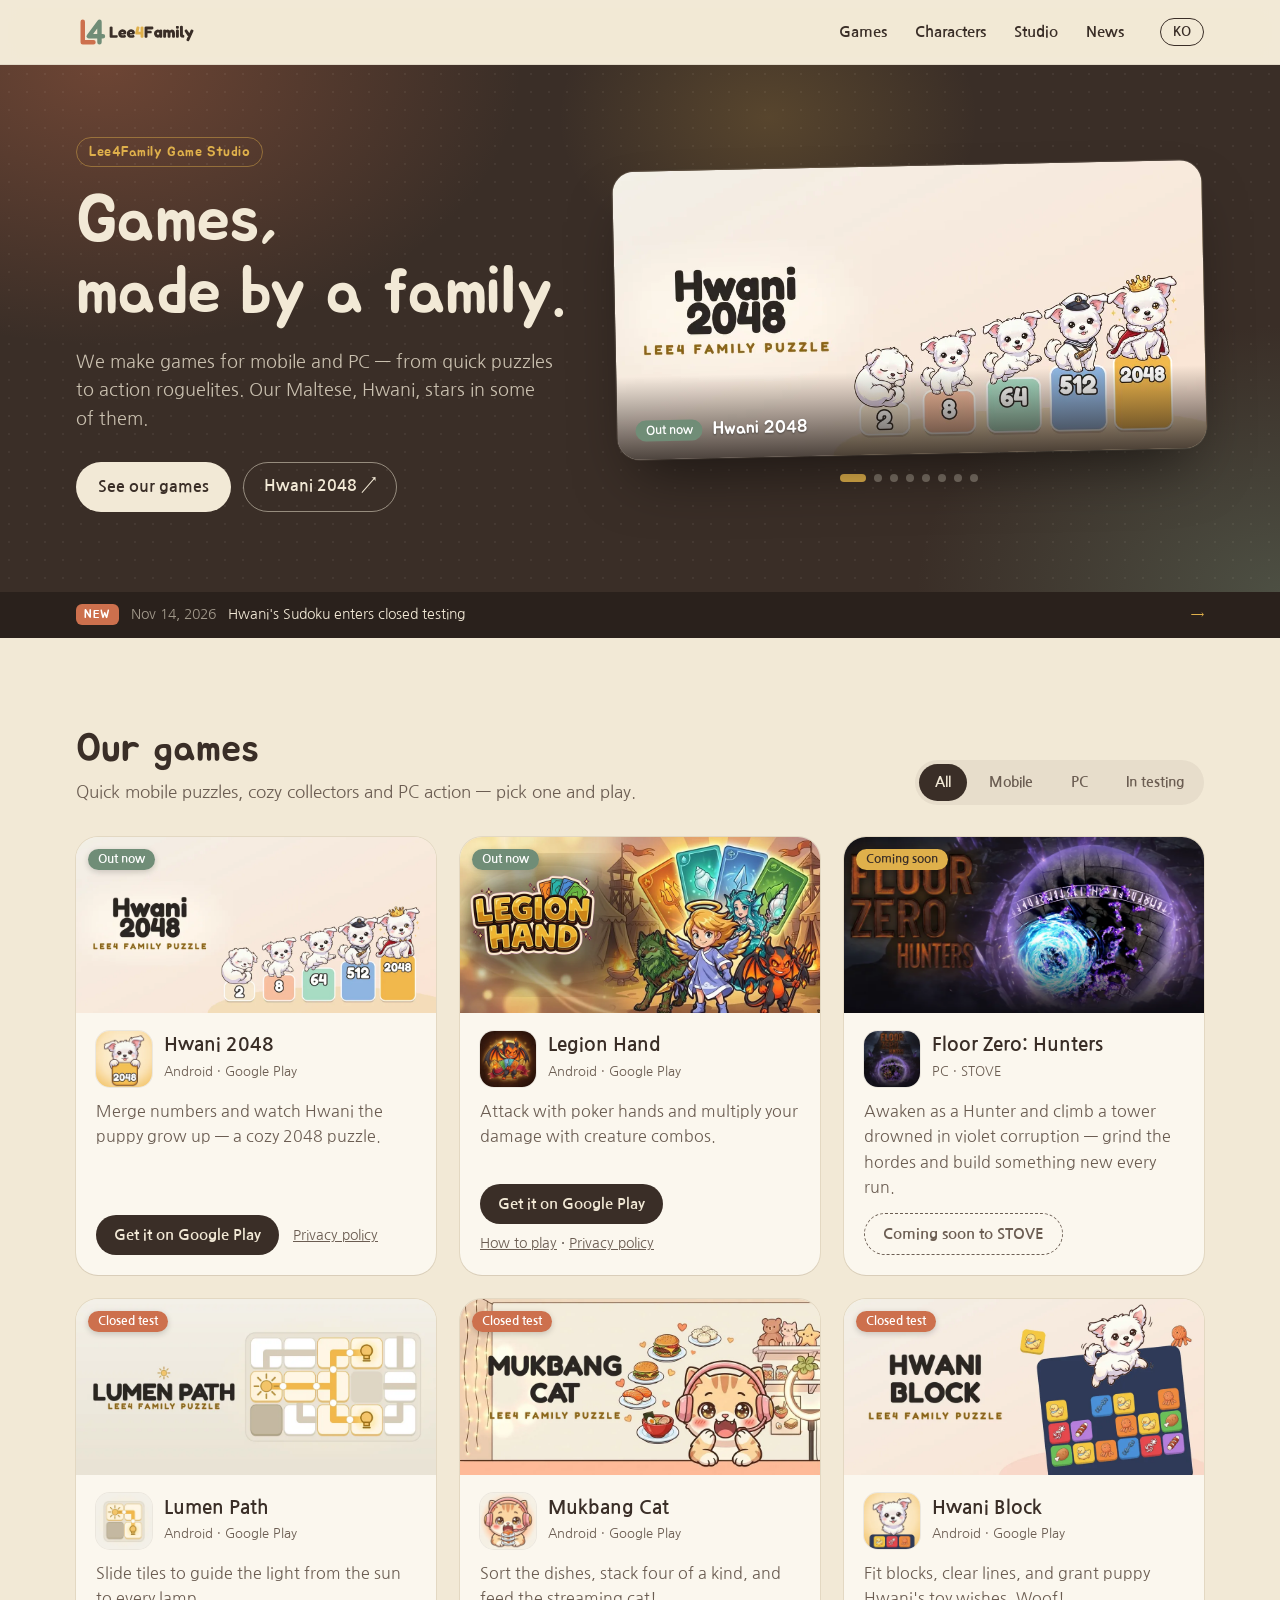
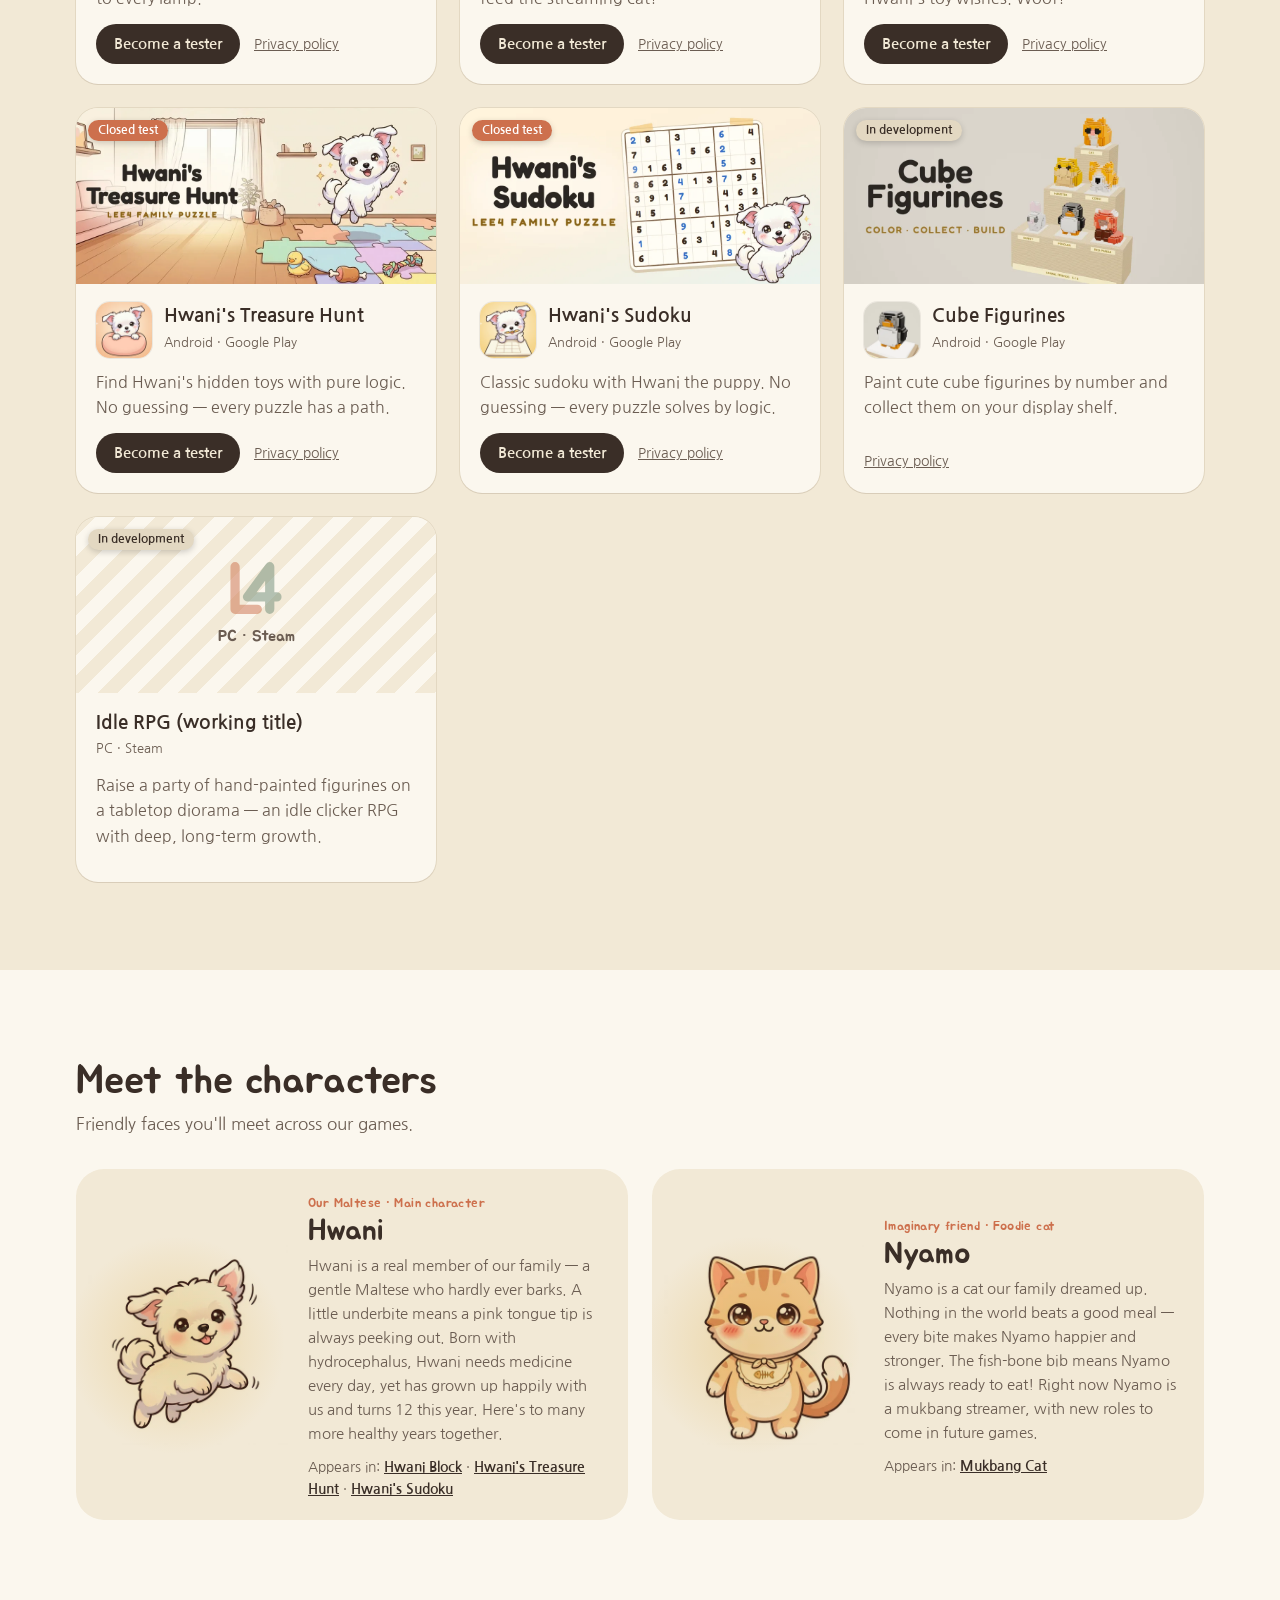
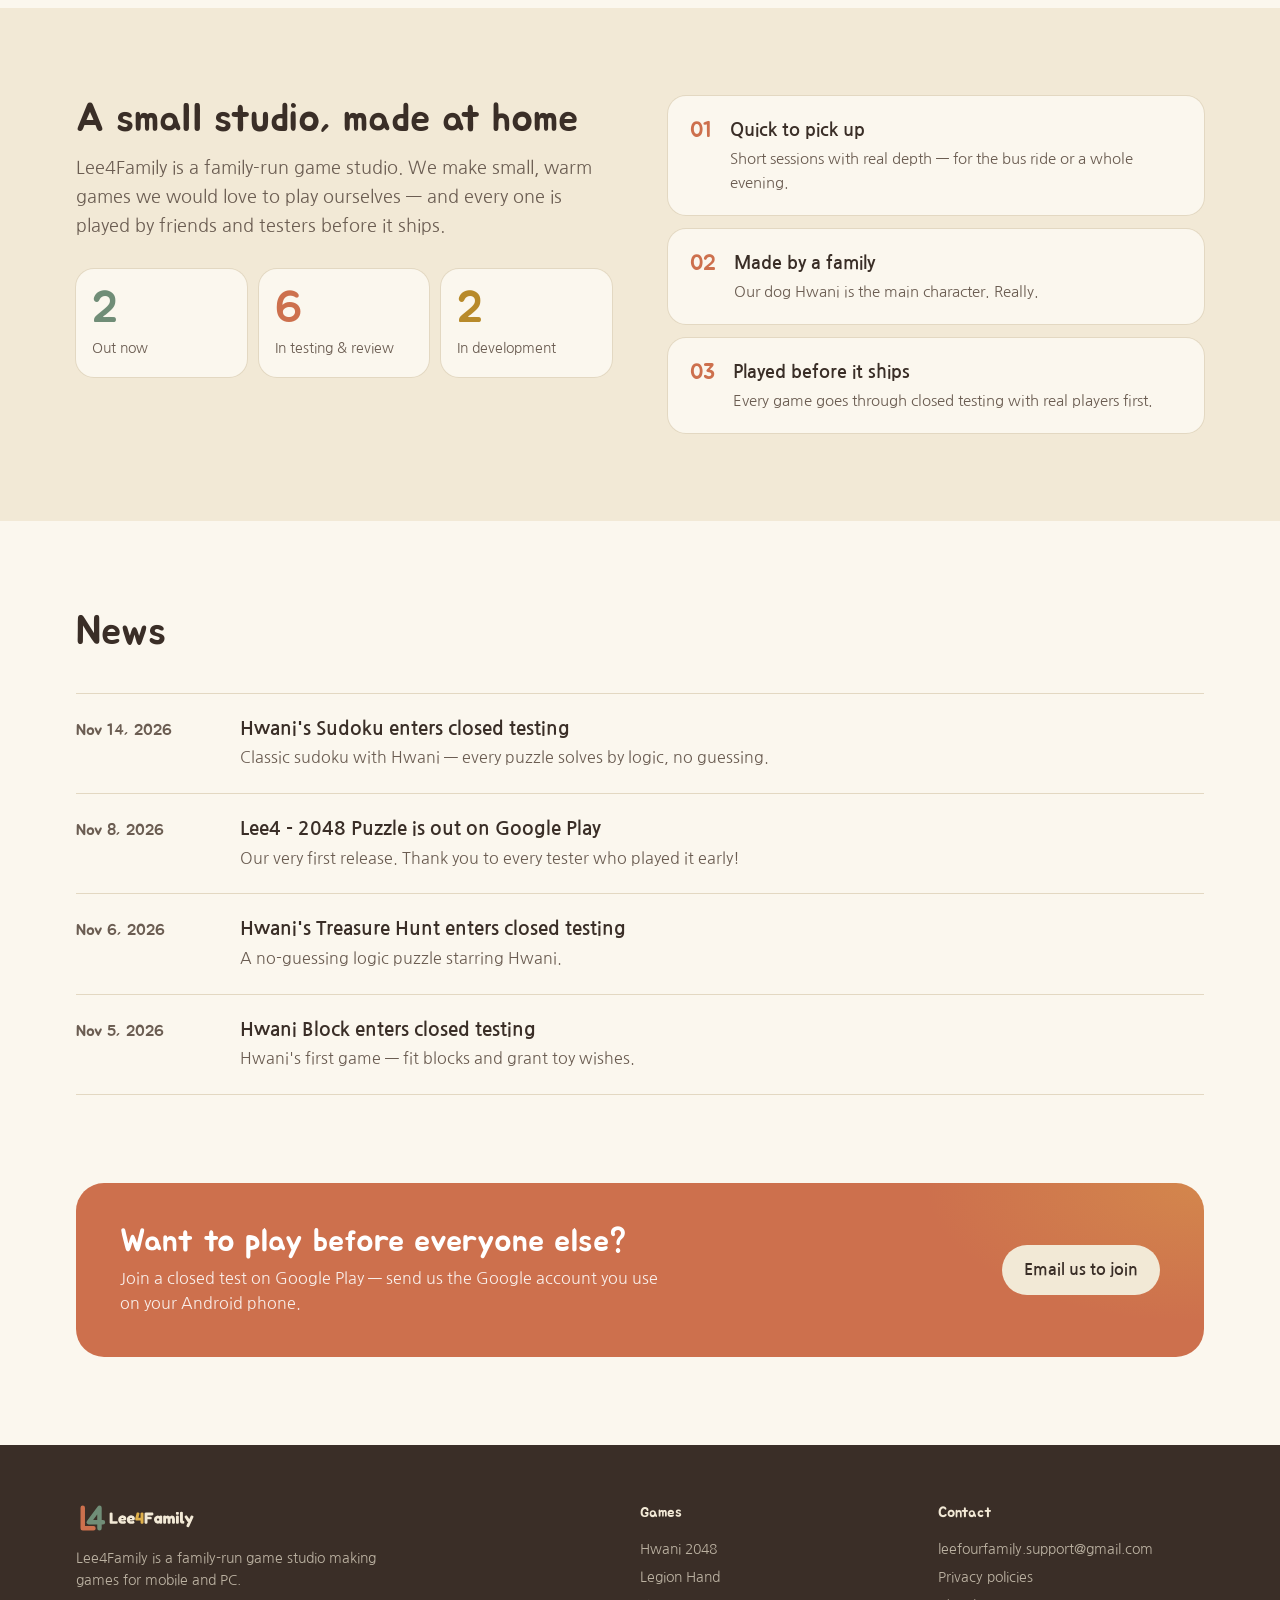
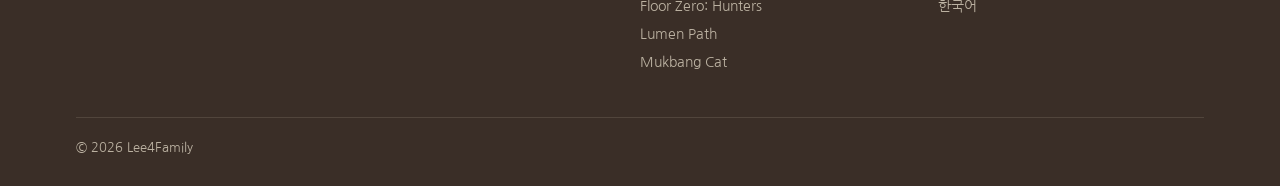
<file: index.html>
<!doctype html>
<html lang="en">
<head>
<meta charset="utf-8">
<meta name="viewport" content="width=device-width, initial-scale=1">
<title>Lee4Family — Games, made by a family</title>
<meta name="description" content="Lee4Family is a family-run game studio making games for mobile and PC.">
<meta name="theme-color" content="#3A2E27">
<link rel="canonical" href="https://lee4family.com/">
<link rel="alternate" hreflang="en" href="https://lee4family.com/">
<link rel="alternate" hreflang="ko" href="https://lee4family.com/ko/">
<link rel="alternate" hreflang="x-default" href="https://lee4family.com/">
<meta property="og:type" content="website">
<meta property="og:title" content="Lee4Family — Games, made by a family">
<meta property="og:description" content="Lee4Family is a family-run game studio making games for mobile and PC.">
<meta property="og:image" content="https://lee4family.com/assets/brand/og.png">
<meta property="og:url" content="https://lee4family.com/">
<link rel="icon" href="assets/brand/lee4family-symbol.svg" type="image/svg+xml">
<link rel="apple-touch-icon" href="assets/brand/apple-touch-icon.png">
<link rel="preconnect" href="https://fonts.googleapis.com">
<link rel="preconnect" href="https://fonts.gstatic.com" crossorigin>
<link href="https://fonts.googleapis.com/css2?family=Jua&family=Nanum+Gothic:wght@400;700;800&display=swap" rel="stylesheet">
<link rel="stylesheet" href="assets/site.css">
</head>
<body class="home">
  <header class="nav">
    <div class="wrap">
      <a href="./" class="logo"><img src="assets/brand/lee4family-horizontal.svg" alt="Lee4Family" width="150" height="36"></a>
      <nav aria-label="main"><a href="#games">Games</a><a href="#characters">Characters</a><a href="#studio">Studio</a><a href="#news">News</a></nav>
      <a class="lang" href="ko/" hreflang="ko" title="한국어">KO</a>
    </div>
  </header>

  <section class="hero">
    <div class="wrap hero-grid">
      <div class="hero-text">
        <span class="eyebrow">Lee4Family Game Studio</span>
        <h1>Games,<br>made by a family.</h1>
        <p>We make games for mobile and PC — from quick puzzles to action roguelites. Our Maltese, Hwani, stars in some of them.</p>
        <div class="hero-cta">
          <a class="btn light" href="#games">See our games</a>
          <a class="btn line" href="https://play.google.com/store/apps/details?id=com.lee4family.Lee42048&hl=en" rel="noopener">Hwani 2048 ↗</a>
        </div>
      </div>
      <div class="hero-stage">
        <div class="slides" tabindex="0">
            <a class="slide" href="#2048" aria-label="Hwani 2048">
              <img src="assets/2048/feature-en.webp" alt="" width="1024" height="500">
              <span class="cap"><span class="chip live">Out now</span><b>Hwani 2048</b></span>
            </a>
            <a class="slide" href="#legion-hand" aria-label="Legion Hand">
              <img src="assets/legion-hand/feature-en.webp" alt="" width="1024" height="500" loading="lazy">
              <span class="cap"><span class="chip live">Out now</span><b>Legion Hand</b></span>
            </a>
            <a class="slide" href="#floor-zero" aria-label="Floor Zero: Hunters">
              <img src="assets/floor-zero/feature-en.webp" alt="" width="1024" height="500" loading="lazy">
              <span class="cap"><span class="chip soon">Coming soon</span><b>Floor Zero: Hunters</b></span>
            </a>
            <a class="slide" href="#lumen-path" aria-label="Lumen Path">
              <img src="assets/lumen-path/feature-en.webp" alt="" width="1024" height="500" loading="lazy">
              <span class="cap"><span class="chip testing">Closed test</span><b>Lumen Path</b></span>
            </a>
            <a class="slide" href="#mukbang-cat" aria-label="Mukbang Cat">
              <img src="assets/mukbang-cat/feature-en.webp" alt="" width="1024" height="500" loading="lazy">
              <span class="cap"><span class="chip testing">Closed test</span><b>Mukbang Cat</b></span>
            </a>
            <a class="slide" href="#hwani-block" aria-label="Hwani Block">
              <img src="assets/hwani-block/feature-en.webp" alt="" width="1024" height="500" loading="lazy">
              <span class="cap"><span class="chip testing">Closed test</span><b>Hwani Block</b></span>
            </a>
            <a class="slide" href="#hwani-treasure-hunt" aria-label="Hwani's Treasure Hunt">
              <img src="assets/hwani-treasure-hunt/feature-en.webp" alt="" width="1024" height="500" loading="lazy">
              <span class="cap"><span class="chip testing">Closed test</span><b>Hwani's Treasure Hunt</b></span>
            </a>
            <a class="slide" href="#hwani-sudoku" aria-label="Hwani's Sudoku">
              <img src="assets/hwani-sudoku/feature-en.webp" alt="" width="1024" height="500" loading="lazy">
              <span class="cap"><span class="chip testing">Closed test</span><b>Hwani's Sudoku</b></span>
            </a>
        </div>
        <div class="dots"><button type="button" aria-label="1" aria-current="true"></button><button type="button" aria-label="2"></button><button type="button" aria-label="3"></button><button type="button" aria-label="4"></button><button type="button" aria-label="5"></button><button type="button" aria-label="6"></button><button type="button" aria-label="7"></button><button type="button" aria-label="8"></button></div>
      </div>
    </div>
  </section>

  <a class="ticker" href="#news"><span class="wrap"><span class="new">NEW</span><time datetime="2026-11-14">Nov 14, 2026</time><span class="tk">Hwani's Sudoku enters closed testing</span><span class="arrow">→</span></span></a>

  <main>
    <section id="games" class="block">
      <div class="wrap">
        <div class="block-head">
          <div><h2>Our games</h2><p class="sub">Quick mobile puzzles, cozy collectors and PC action — pick one and play.</p></div>
          <div class="tabs" role="group"><button type="button" data-f="all" aria-pressed="true">All</button><button type="button" data-f="mobile" aria-pressed="false">Mobile</button><button type="button" data-f="pc" aria-pressed="false">PC</button><button type="button" data-f="testing" aria-pressed="false">In testing</button></div>
        </div>
        <div class="games-grid">
        <article class="card" id="2048" data-platform="mobile" data-status="live">
          <div class="art"><img src="assets/2048/feature-en.webp" alt="" width="1024" height="500" loading="lazy">
            <span class="chip live">Out now</span>
          </div>
          <div class="body">
            <div class="head">
              <img class="icon" src="assets/2048/icon.webp" alt="" width="56" height="56" loading="lazy">
              <div>
                <h3>Hwani 2048</h3>
                <span class="platform">Android · Google Play</span>
              </div>
            </div>
            <p>Merge numbers and watch Hwani the puppy grow up — a cozy 2048 puzzle.</p>
            <div class="actions"><a class="btn primary" href="https://play.google.com/store/apps/details?id=com.lee4family.Lee42048&hl=en" rel="noopener">Get it on Google Play</a><span class="links"><a href="https://jeddli.github.io/lee4family-policies/2048/">Privacy policy</a></span></div>
          </div>
        </article>
        <article class="card" id="legion-hand" data-platform="mobile" data-status="live">
          <div class="art"><img src="assets/legion-hand/feature-en.webp" alt="" width="1024" height="500" loading="lazy">
            <span class="chip live">Out now</span>
          </div>
          <div class="body">
            <div class="head">
              <img class="icon" src="assets/legion-hand/icon.webp" alt="" width="56" height="56" loading="lazy">
              <div>
                <h3>Legion Hand</h3>
                <span class="platform">Android · Google Play</span>
              </div>
            </div>
            <p>Attack with poker hands and multiply your damage with creature combos.</p>
            <div class="actions"><a class="btn primary" href="https://play.google.com/store/apps/details?id=com.lee4family.jproject04&hl=en" rel="noopener">Get it on Google Play</a><span class="links"><a href="https://jeddli.github.io/lee4family-policies/legion-hand/guide/en/">How to play</a> · <a href="https://jeddli.github.io/lee4family-policies/legion-hand/">Privacy policy</a></span></div>
          </div>
        </article>
        <article class="card" id="floor-zero" data-platform="pc" data-status="soon">
          <div class="art"><img src="assets/floor-zero/feature-en.webp" alt="" width="1024" height="500" loading="lazy">
            <span class="chip soon">Coming soon</span>
          </div>
          <div class="body">
            <div class="head">
              <img class="icon" src="assets/floor-zero/icon.webp" alt="" width="56" height="56" loading="lazy">
              <div>
                <h3>Floor Zero: Hunters</h3>
                <span class="platform">PC · STOVE</span>
              </div>
            </div>
            <p>Awaken as a Hunter and climb a tower drowned in violet corruption — grind the hordes and build something new every run.</p>
            <div class="actions"><span class="btn ghost" aria-disabled="true">Coming soon to STOVE</span></div>
          </div>
        </article>
        <article class="card" id="lumen-path" data-platform="mobile" data-status="testing">
          <div class="art"><img src="assets/lumen-path/feature-en.webp" alt="" width="1024" height="500" loading="lazy">
            <span class="chip testing">Closed test</span>
          </div>
          <div class="body">
            <div class="head">
              <img class="icon" src="assets/lumen-path/icon.webp" alt="" width="56" height="56" loading="lazy">
              <div>
                <h3>Lumen Path</h3>
                <span class="platform">Android · Google Play</span>
              </div>
            </div>
            <p>Slide tiles to guide the light from the sun to every lamp.</p>
            <div class="actions"><a class="btn primary" href="mailto:leefourfamily.support@gmail.com?subject=%5BTester%5D%20Lumen%20Path&body=Hi%20Lee4Family%2C%0A%0AI'd%20like%20to%20test%20Lumen%20Path.%0AGoogle%20account%20(Android)%3A%20%0A%0A">Become a tester</a><span class="links"><a href="https://jeddli.github.io/lee4family-policies/lumen-path/">Privacy policy</a></span></div>
          </div>
        </article>
        <article class="card" id="mukbang-cat" data-platform="mobile" data-status="testing">
          <div class="art"><img src="assets/mukbang-cat/feature-en.webp" alt="" width="1024" height="500" loading="lazy">
            <span class="chip testing">Closed test</span>
          </div>
          <div class="body">
            <div class="head">
              <img class="icon" src="assets/mukbang-cat/icon.webp" alt="" width="56" height="56" loading="lazy">
              <div>
                <h3>Mukbang Cat</h3>
                <span class="platform">Android · Google Play</span>
              </div>
            </div>
            <p>Sort the dishes, stack four of a kind, and feed the streaming cat!</p>
            <div class="actions"><a class="btn primary" href="mailto:leefourfamily.support@gmail.com?subject=%5BTester%5D%20Mukbang%20Cat&body=Hi%20Lee4Family%2C%0A%0AI'd%20like%20to%20test%20Mukbang%20Cat.%0AGoogle%20account%20(Android)%3A%20%0A%0A">Become a tester</a><span class="links"><a href="https://jeddli.github.io/lee4family-policies/mukbang-cat/">Privacy policy</a></span></div>
          </div>
        </article>
        <article class="card" id="hwani-block" data-platform="mobile" data-status="testing">
          <div class="art"><img src="assets/hwani-block/feature-en.webp" alt="" width="1024" height="500" loading="lazy">
            <span class="chip testing">Closed test</span>
          </div>
          <div class="body">
            <div class="head">
              <img class="icon" src="assets/hwani-block/icon.webp" alt="" width="56" height="56" loading="lazy">
              <div>
                <h3>Hwani Block</h3>
                <span class="platform">Android · Google Play</span>
              </div>
            </div>
            <p>Fit blocks, clear lines, and grant puppy Hwani's toy wishes. Woof!</p>
            <div class="actions"><a class="btn primary" href="mailto:leefourfamily.support@gmail.com?subject=%5BTester%5D%20Hwani%20Block&body=Hi%20Lee4Family%2C%0A%0AI'd%20like%20to%20test%20Hwani%20Block.%0AGoogle%20account%20(Android)%3A%20%0A%0A">Become a tester</a><span class="links"><a href="https://jeddli.github.io/lee4family-policies/hwani-block/">Privacy policy</a></span></div>
          </div>
        </article>
        <article class="card" id="hwani-treasure-hunt" data-platform="mobile" data-status="testing">
          <div class="art"><img src="assets/hwani-treasure-hunt/feature-en.webp" alt="" width="1024" height="500" loading="lazy">
            <span class="chip testing">Closed test</span>
          </div>
          <div class="body">
            <div class="head">
              <img class="icon" src="assets/hwani-treasure-hunt/icon.webp" alt="" width="56" height="56" loading="lazy">
              <div>
                <h3>Hwani's Treasure Hunt</h3>
                <span class="platform">Android · Google Play</span>
              </div>
            </div>
            <p>Find Hwani's hidden toys with pure logic. No guessing — every puzzle has a path.</p>
            <div class="actions"><a class="btn primary" href="mailto:leefourfamily.support@gmail.com?subject=%5BTester%5D%20Hwani's%20Treasure%20Hunt&body=Hi%20Lee4Family%2C%0A%0AI'd%20like%20to%20test%20Hwani's%20Treasure%20Hunt.%0AGoogle%20account%20(Android)%3A%20%0A%0A">Become a tester</a><span class="links"><a href="https://jeddli.github.io/lee4family-policies/hwani-treasure-hunt/">Privacy policy</a></span></div>
          </div>
        </article>
        <article class="card" id="hwani-sudoku" data-platform="mobile" data-status="testing">
          <div class="art"><img src="assets/hwani-sudoku/feature-en.webp" alt="" width="1024" height="500" loading="lazy">
            <span class="chip testing">Closed test</span>
          </div>
          <div class="body">
            <div class="head">
              <img class="icon" src="assets/hwani-sudoku/icon.webp" alt="" width="56" height="56" loading="lazy">
              <div>
                <h3>Hwani's Sudoku</h3>
                <span class="platform">Android · Google Play</span>
              </div>
            </div>
            <p>Classic sudoku with Hwani the puppy. No guessing — every puzzle solves by logic.</p>
            <div class="actions"><a class="btn primary" href="mailto:leefourfamily.support@gmail.com?subject=%5BTester%5D%20Hwani's%20Sudoku&body=Hi%20Lee4Family%2C%0A%0AI'd%20like%20to%20test%20Hwani's%20Sudoku.%0AGoogle%20account%20(Android)%3A%20%0A%0A">Become a tester</a><span class="links"><a href="https://jeddli.github.io/lee4family-policies/hwani-sudoku/">Privacy policy</a></span></div>
          </div>
        </article>
        <article class="card" id="cube-figurines" data-platform="mobile" data-status="dev">
          <div class="art"><img src="assets/cube-figurines/feature-en.webp" alt="" width="1024" height="500" loading="lazy">
            <span class="chip dev">In development</span>
          </div>
          <div class="body">
            <div class="head">
              <img class="icon" src="assets/cube-figurines/icon.webp" alt="" width="56" height="56" loading="lazy">
              <div>
                <h3>Cube Figurines</h3>
                <span class="platform">Android · Google Play</span>
              </div>
            </div>
            <p>Paint cute cube figurines by number and collect them on your display shelf.</p>
            <div class="actions"><span class="links"><a href="https://jeddli.github.io/lee4family-policies/voxel-diorama/">Privacy policy</a></span></div>
          </div>
        </article>
        <article class="card" id="idle-rpg" data-platform="pc" data-status="dev">
          <div class="art"><div class="placeholder"><img src="assets/brand/lee4family-symbol.svg" alt="" width="56" height="56"><span>PC · Steam</span></div>
            <span class="chip dev">In development</span>
          </div>
          <div class="body">
            <div class="head">
              
              <div>
                <h3>Idle RPG (working title)</h3>
                <span class="platform">PC · Steam</span>
              </div>
            </div>
            <p>Raise a party of hand-painted figurines on a tabletop diorama — an idle clicker RPG with deep, long-term growth.</p>
            <div class="actions"></div>
          </div>
        </article>
        </div>
      </div>
    </section>

    <section id="characters" class="block tint">
      <div class="wrap">
        <div class="block-head"><div><h2>Meet the characters</h2><p class="sub">Friendly faces you'll meet across our games.</p></div></div>
        <div class="chars">
        <article class="char">
          <div class="char-art"><img src="assets/characters/hwani.webp" alt="Hwani" width="420" height="420" loading="lazy"></div>
          <div class="char-body">
            <span class="role">Our Maltese · Main character</span>
            <h3>Hwani</h3>
            <p>Hwani is a real member of our family — a gentle Maltese who hardly ever barks. A little underbite means a pink tongue tip is always peeking out. Born with hydrocephalus, Hwani needs medicine every day, yet has grown up happily with us and turns <span data-born="2014">12</span> this year. Here's to many more healthy years together.</p>
            <p class="appears">Appears in: <a href="#hwani-block">Hwani Block</a> · <a href="#hwani-treasure-hunt">Hwani's Treasure Hunt</a> · <a href="#hwani-sudoku">Hwani's Sudoku</a></p>
          </div>
        </article>
        <article class="char">
          <div class="char-art"><img src="assets/characters/nyamo.webp" alt="Nyamo" width="420" height="420" loading="lazy"></div>
          <div class="char-body">
            <span class="role">Imaginary friend · Foodie cat</span>
            <h3>Nyamo</h3>
            <p>Nyamo is a cat our family dreamed up. Nothing in the world beats a good meal — every bite makes Nyamo happier and stronger. The fish-bone bib means Nyamo is always ready to eat! Right now Nyamo is a mukbang streamer, with new roles to come in future games.</p>
            <p class="appears">Appears in: <a href="#mukbang-cat">Mukbang Cat</a></p>
          </div>
        </article>
        </div>
      </div>
    </section>

    <section id="studio" class="block">
      <div class="wrap studio-grid">
        <div>
          <h2>A small studio, made at home</h2>
          <p class="lead">Lee4Family is a family-run game studio. We make small, warm games we would love to play ourselves — and every one is played by friends and testers before it ships.</p>
          <div class="stats">
            <div><b>2</b><span>Out now</span></div>
            <div><b>6</b><span>In testing & review</span></div>
            <div><b>2</b><span>In development</span></div>
          </div>
        </div>
        <ul class="pillars">
          <li><span class="num">01</span><div><h3>Quick to pick up</h3><p>Short sessions with real depth — for the bus ride or a whole evening.</p></div></li>
          <li><span class="num">02</span><div><h3>Made by a family</h3><p>Our dog Hwani is the main character. Really.</p></div></li>
          <li><span class="num">03</span><div><h3>Played before it ships</h3><p>Every game goes through closed testing with real players first.</p></div></li>
        </ul>
      </div>
    </section>

    <section id="news" class="block tint">
      <div class="wrap">
        <div class="block-head"><div><h2>News</h2></div></div>
        <ul class="news">
        <li>
          <time datetime="2026-11-14">Nov 14, 2026</time>
          <div>
            <h3><a href="#hwani-sudoku">Hwani's Sudoku enters closed testing</a></h3>
            <p>Classic sudoku with Hwani — every puzzle solves by logic, no guessing.</p>
          </div>
        </li>
        <li>
          <time datetime="2026-11-08">Nov 8, 2026</time>
          <div>
            <h3><a href="#2048">Lee4 - 2048 Puzzle is out on Google Play</a></h3>
            <p>Our very first release. Thank you to every tester who played it early!</p>
          </div>
        </li>
        <li>
          <time datetime="2026-11-06">Nov 6, 2026</time>
          <div>
            <h3><a href="#hwani-treasure-hunt">Hwani's Treasure Hunt enters closed testing</a></h3>
            <p>A no-guessing logic puzzle starring Hwani.</p>
          </div>
        </li>
        <li>
          <time datetime="2026-11-05">Nov 5, 2026</time>
          <div>
            <h3><a href="#hwani-block">Hwani Block enters closed testing</a></h3>
            <p>Hwani's first game — fit blocks and grant toy wishes.</p>
          </div>
        </li>
        </ul>
      </div>
    </section>

    <section class="band">
      <div class="wrap band-inner">
        <div><h2>Want to play before everyone else?</h2><p>Join a closed test on Google Play — send us the Google account you use on your Android phone.</p></div>
        <a class="btn light" href="mailto:leefourfamily.support@gmail.com?subject=%5BTester%5D%20Lee4Family">Email us to join</a>
      </div>
    </section>
  </main>

  <footer class="site-footer">
    <div class="wrap foot-grid">
      <div>
        <img src="assets/brand/lee4family-horizontal-dark.svg" alt="Lee4Family" width="150" height="36">
        <p>Lee4Family is a family-run game studio making games for mobile and PC.</p>
      </div>
      <div>
        <h4>Games</h4>
        <a href="#2048">Hwani 2048</a><a href="#legion-hand">Legion Hand</a><a href="#floor-zero">Floor Zero: Hunters</a><a href="#lumen-path">Lumen Path</a><a href="#mukbang-cat">Mukbang Cat</a>
      </div>
      <div>
        <h4>Contact</h4>
        <a href="mailto:leefourfamily.support@gmail.com">leefourfamily.support@gmail.com</a>
        <a href="https://jeddli.github.io/lee4family-policies/">Privacy policies</a>
        <a href="ko/" hreflang="ko">한국어</a>
      </div>
    </div>
    <div class="wrap"><p class="copy">© 2026 Lee4Family</p></div>
  </footer>
<script>
(() => {
  document.querySelectorAll("[data-born]").forEach((e) => { e.textContent = new Date().getFullYear() - Number(e.dataset.born); });
  const track = document.querySelector(".slides");
  if (track) {
    const slides = [...track.children], dots = [...document.querySelectorAll(".dots button")];
    const reduce = matchMedia("(prefers-reduced-motion: reduce)").matches;
    let i = 0, timer = 0, settle = 0;
    const go = (n) => { i = (n + slides.length) % slides.length; track.scrollTo({ left: slides[i].offsetLeft, behavior: reduce ? "auto" : "smooth" }); };
    const mark = () => { i = Math.round(track.scrollLeft / track.clientWidth); dots.forEach((d, k) => d.setAttribute("aria-current", String(k === i))); };
    const restart = () => { clearInterval(timer); if (!reduce && slides.length > 1) timer = setInterval(() => go(i + 1), 5000); };
    track.addEventListener("scroll", () => { clearTimeout(settle); settle = setTimeout(mark, 80); });
    dots.forEach((d, k) => d.addEventListener("click", () => { go(k); restart(); }));
    ["pointerenter", "focusin", "touchstart"].forEach((e) => track.addEventListener(e, () => clearInterval(timer), { passive: true }));
    ["pointerleave", "focusout"].forEach((e) => track.addEventListener(e, restart));
    restart();
  }
  const tabs = document.querySelectorAll(".tabs button");
  tabs.forEach((b) => b.addEventListener("click", () => {
    tabs.forEach((x) => x.setAttribute("aria-pressed", String(x === b)));
    const f = b.dataset.f;
    document.querySelectorAll(".games-grid .card").forEach((c) => { c.hidden = !(f === "all" || c.dataset.platform === f || c.dataset.status === f); });
  }));
})();
</script>
</body>
</html>
</file>
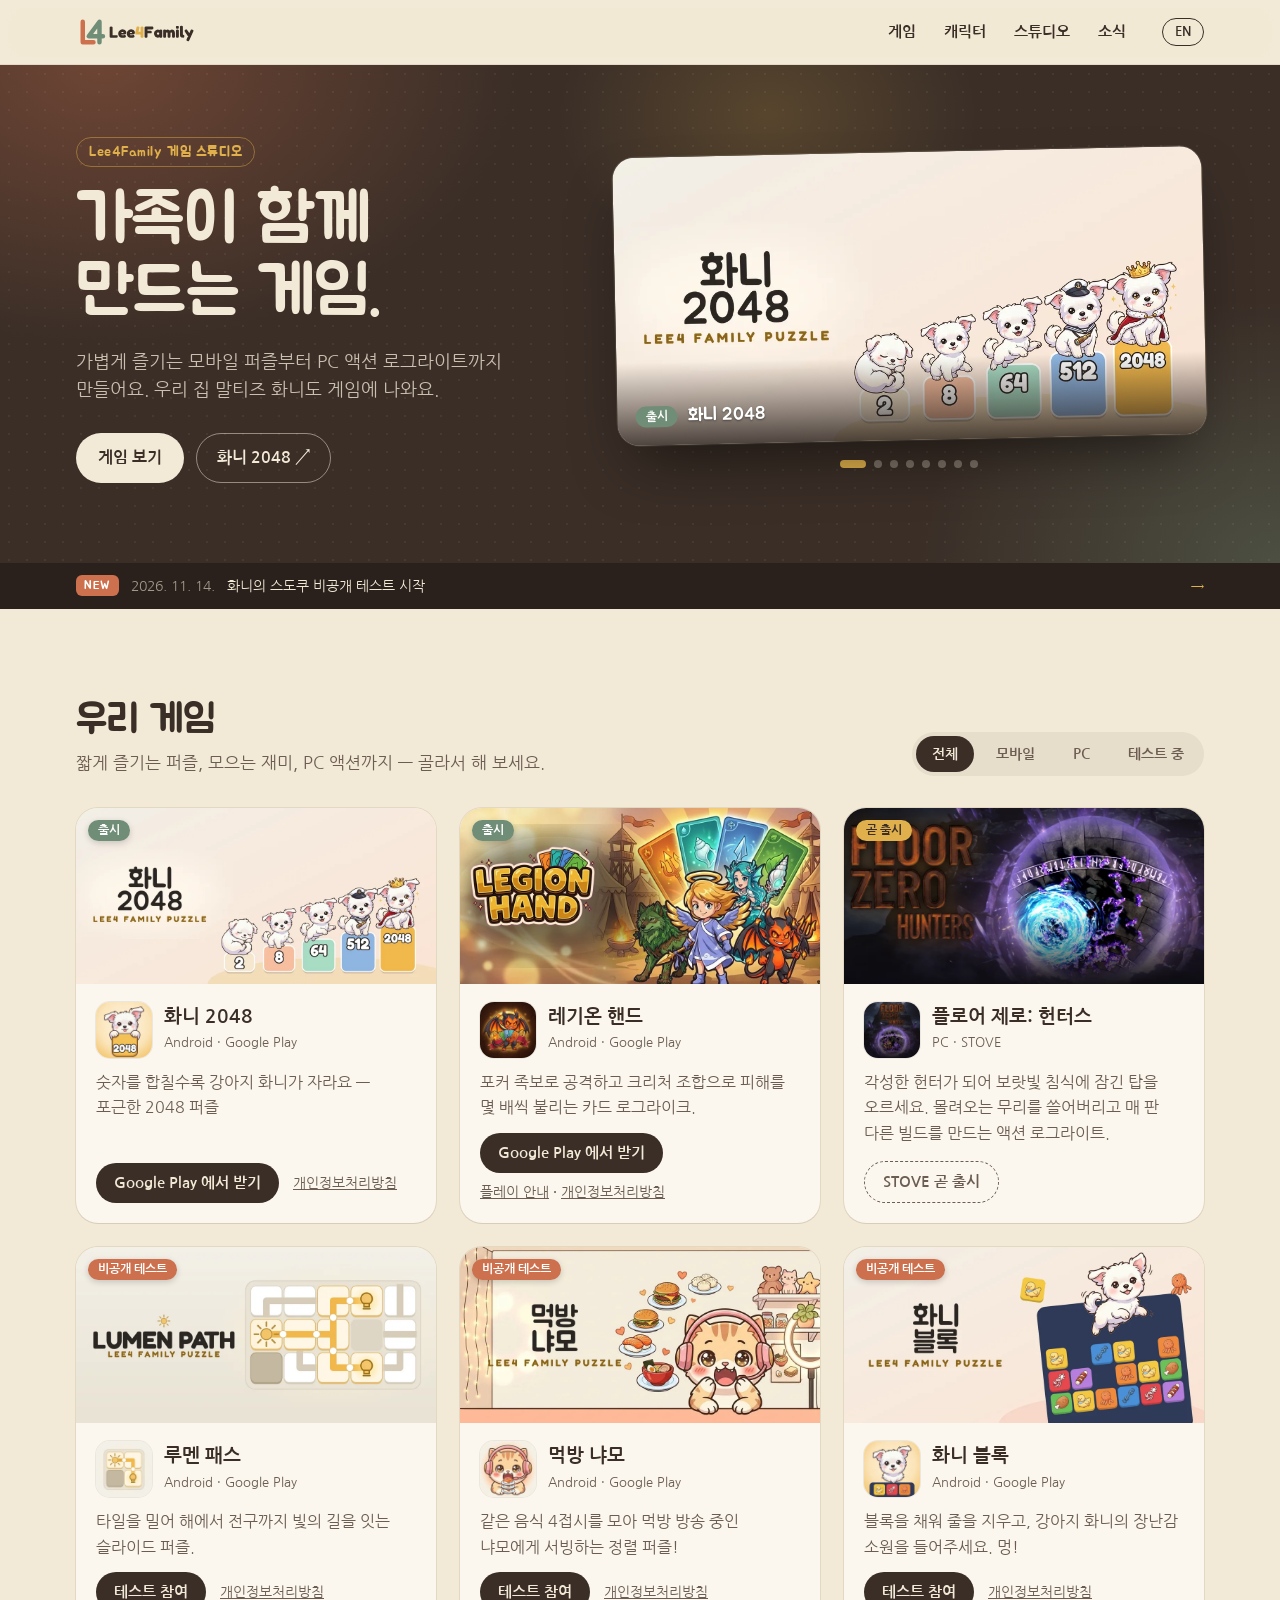
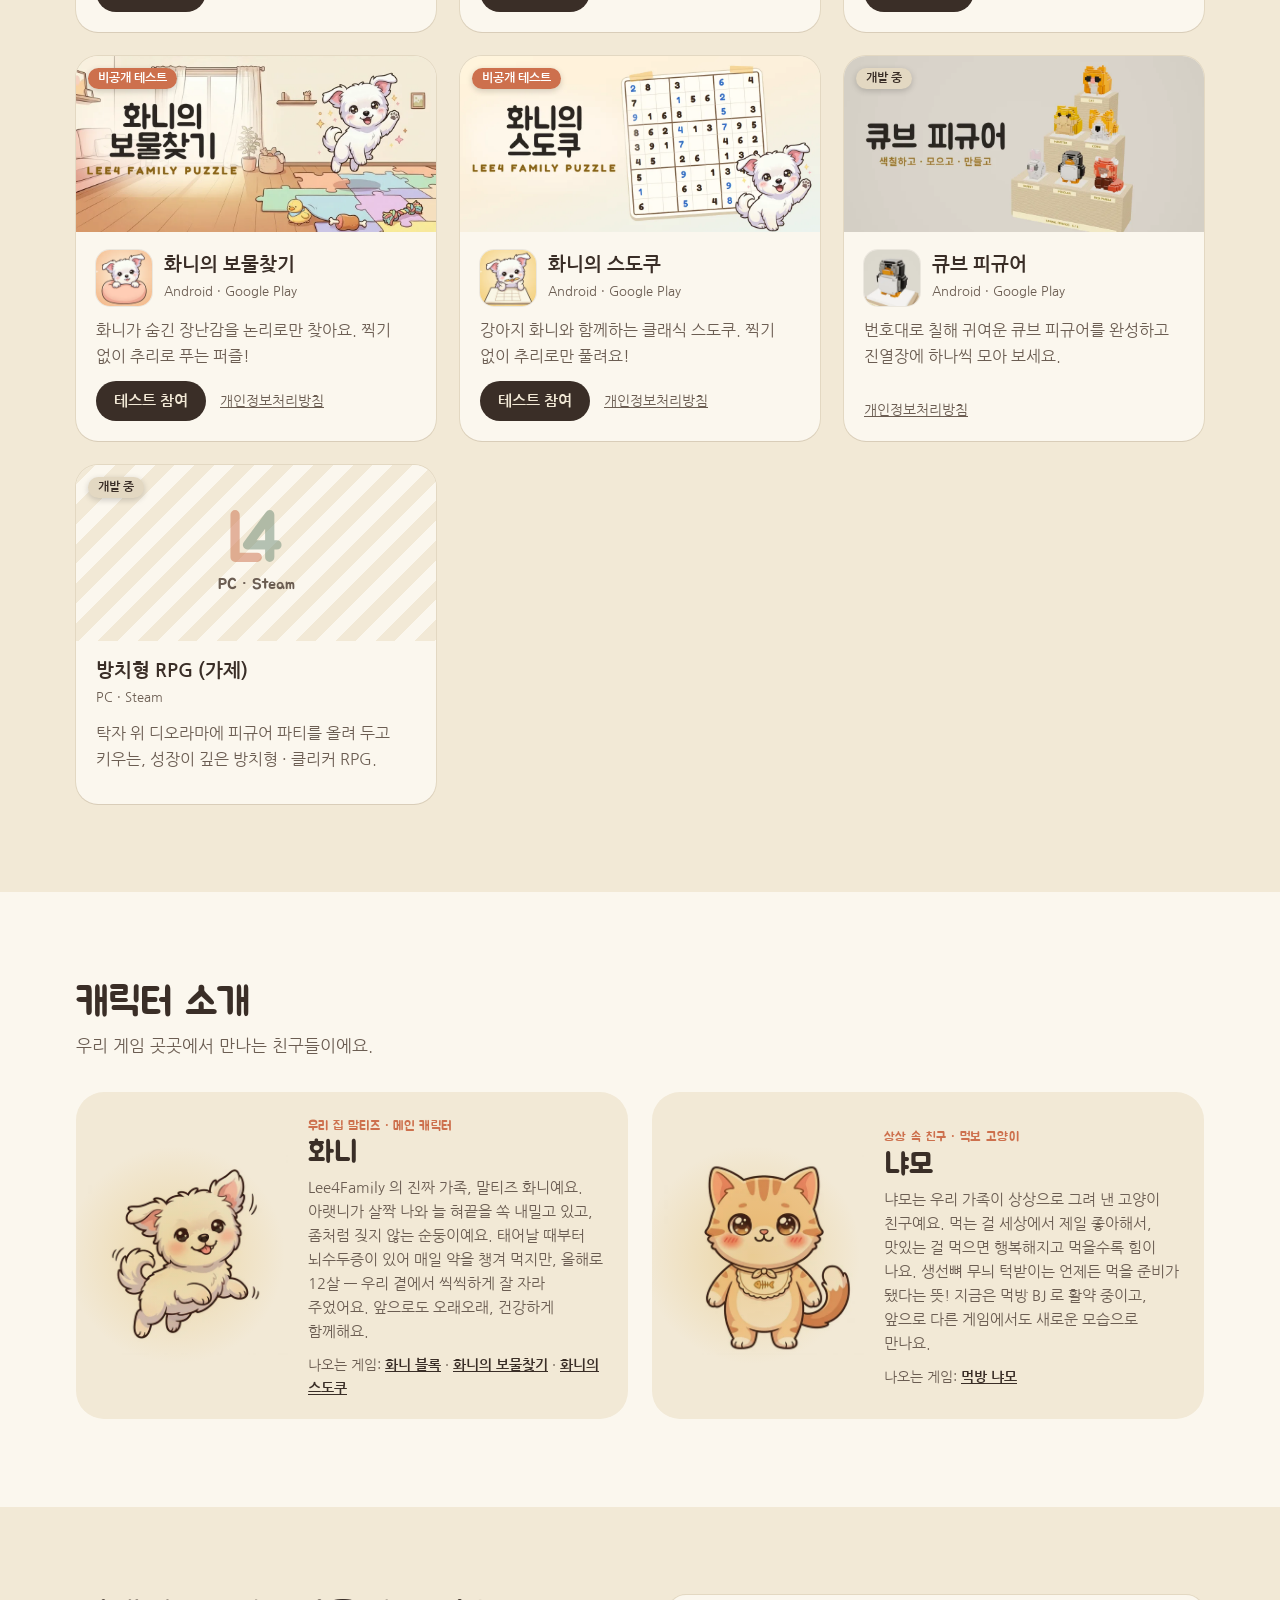
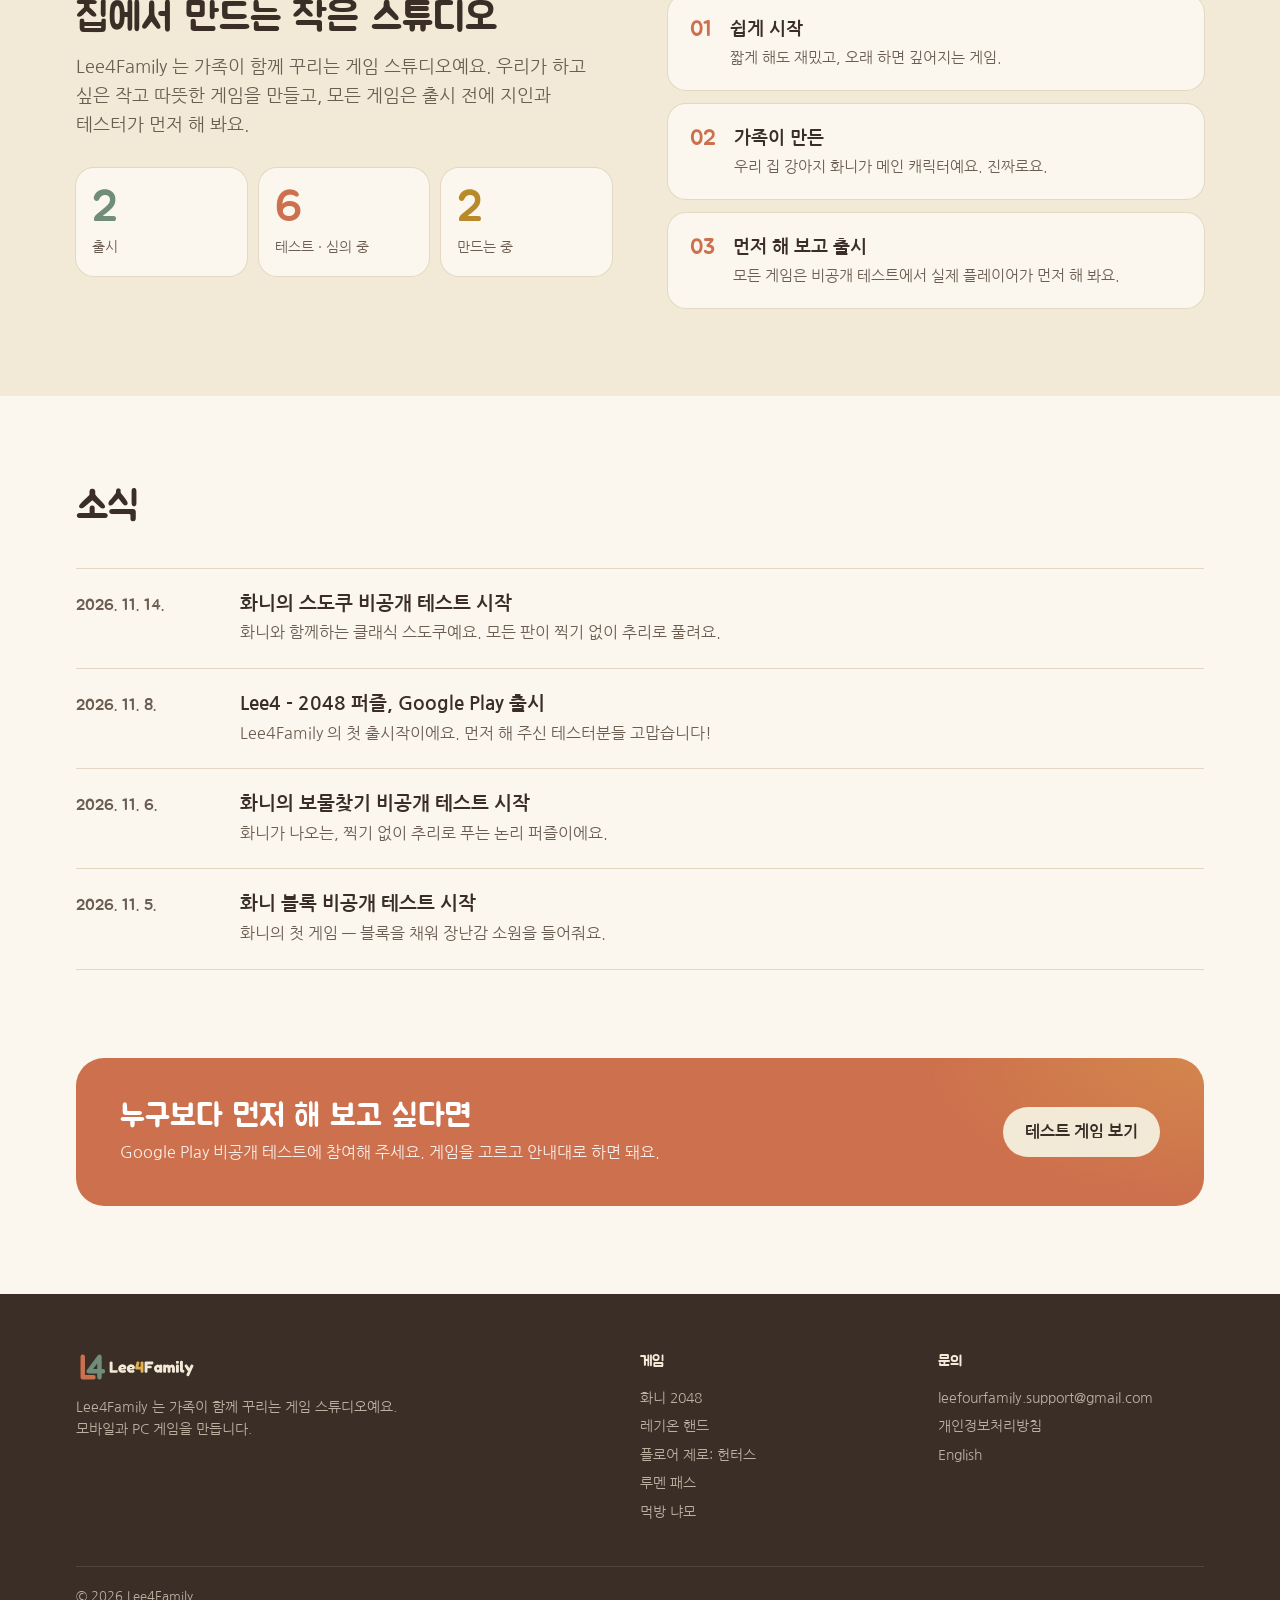
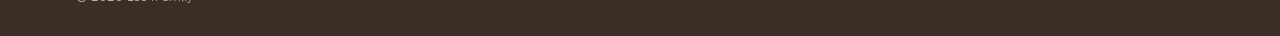
<file: ko/index.html>
<!doctype html>
<html lang="ko">
<head>
<meta charset="utf-8">
<meta name="viewport" content="width=device-width, initial-scale=1">
<title>Lee4Family — 가족이 함께 만드는 게임</title>
<meta name="description" content="Lee4Family 는 가족이 함께 꾸리는 게임 스튜디오예요. 모바일과 PC 게임을 만듭니다.">
<meta name="theme-color" content="#3A2E27">
<link rel="canonical" href="https://lee4family.com/ko/">
<link rel="alternate" hreflang="en" href="https://lee4family.com/">
<link rel="alternate" hreflang="ko" href="https://lee4family.com/ko/">
<link rel="alternate" hreflang="x-default" href="https://lee4family.com/">
<meta property="og:type" content="website">
<meta property="og:title" content="Lee4Family — 가족이 함께 만드는 게임">
<meta property="og:description" content="Lee4Family 는 가족이 함께 꾸리는 게임 스튜디오예요. 모바일과 PC 게임을 만듭니다.">
<meta property="og:image" content="https://lee4family.com/assets/brand/og.png">
<meta property="og:url" content="https://lee4family.com/ko/">
<link rel="icon" href="../assets/brand/lee4family-symbol.svg" type="image/svg+xml">
<link rel="apple-touch-icon" href="../assets/brand/apple-touch-icon.png">
<link rel="preconnect" href="https://fonts.googleapis.com">
<link rel="preconnect" href="https://fonts.gstatic.com" crossorigin>
<link href="https://fonts.googleapis.com/css2?family=Jua&family=Nanum+Gothic:wght@400;700;800&display=swap" rel="stylesheet">
<link rel="stylesheet" href="../assets/site.css">
</head>
<body class="home">
  <header class="nav">
    <div class="wrap">
      <a href="../" class="logo"><img src="../assets/brand/lee4family-horizontal.svg" alt="Lee4Family" width="150" height="36"></a>
      <nav aria-label="main"><a href="#games">게임</a><a href="#characters">캐릭터</a><a href="#studio">스튜디오</a><a href="#news">소식</a></nav>
      <a class="lang" href="../" hreflang="en" title="English">EN</a>
    </div>
  </header>

  <section class="hero">
    <div class="wrap hero-grid">
      <div class="hero-text">
        <span class="eyebrow">Lee4Family 게임 스튜디오</span>
        <h1>가족이 함께<br>만드는 게임.</h1>
        <p>가볍게 즐기는 모바일 퍼즐부터 PC 액션 로그라이트까지 만들어요. 우리 집 말티즈 화니도 게임에 나와요.</p>
        <div class="hero-cta">
          <a class="btn light" href="#games">게임 보기</a>
          <a class="btn line" href="https://play.google.com/store/apps/details?id=com.lee4family.Lee42048&hl=ko" rel="noopener">화니 2048 ↗</a>
        </div>
      </div>
      <div class="hero-stage">
        <div class="slides" tabindex="0">
            <a class="slide" href="#2048" aria-label="화니 2048">
              <img src="../assets/2048/feature-ko.webp" alt="" width="1024" height="500">
              <span class="cap"><span class="chip live">출시</span><b>화니 2048</b></span>
            </a>
            <a class="slide" href="#legion-hand" aria-label="레기온 핸드">
              <img src="../assets/legion-hand/feature-ko.webp" alt="" width="1024" height="500" loading="lazy">
              <span class="cap"><span class="chip live">출시</span><b>레기온 핸드</b></span>
            </a>
            <a class="slide" href="#floor-zero" aria-label="플로어 제로: 헌터스">
              <img src="../assets/floor-zero/feature-en.webp" alt="" width="1024" height="500" loading="lazy">
              <span class="cap"><span class="chip soon">곧 출시</span><b>플로어 제로: 헌터스</b></span>
            </a>
            <a class="slide" href="#lumen-path" aria-label="루멘 패스">
              <img src="../assets/lumen-path/feature-ko.webp" alt="" width="1024" height="500" loading="lazy">
              <span class="cap"><span class="chip testing">비공개 테스트</span><b>루멘 패스</b></span>
            </a>
            <a class="slide" href="#mukbang-cat" aria-label="먹방 냐모">
              <img src="../assets/mukbang-cat/feature-ko.webp" alt="" width="1024" height="500" loading="lazy">
              <span class="cap"><span class="chip testing">비공개 테스트</span><b>먹방 냐모</b></span>
            </a>
            <a class="slide" href="#hwani-block" aria-label="화니 블록">
              <img src="../assets/hwani-block/feature-ko.webp" alt="" width="1024" height="500" loading="lazy">
              <span class="cap"><span class="chip testing">비공개 테스트</span><b>화니 블록</b></span>
            </a>
            <a class="slide" href="#hwani-treasure-hunt" aria-label="화니의 보물찾기">
              <img src="../assets/hwani-treasure-hunt/feature-ko.webp" alt="" width="1024" height="500" loading="lazy">
              <span class="cap"><span class="chip testing">비공개 테스트</span><b>화니의 보물찾기</b></span>
            </a>
            <a class="slide" href="#hwani-sudoku" aria-label="화니의 스도쿠">
              <img src="../assets/hwani-sudoku/feature-ko.webp" alt="" width="1024" height="500" loading="lazy">
              <span class="cap"><span class="chip testing">비공개 테스트</span><b>화니의 스도쿠</b></span>
            </a>
        </div>
        <div class="dots"><button type="button" aria-label="1" aria-current="true"></button><button type="button" aria-label="2"></button><button type="button" aria-label="3"></button><button type="button" aria-label="4"></button><button type="button" aria-label="5"></button><button type="button" aria-label="6"></button><button type="button" aria-label="7"></button><button type="button" aria-label="8"></button></div>
      </div>
    </div>
  </section>

  <a class="ticker" href="#news"><span class="wrap"><span class="new">NEW</span><time datetime="2026-11-14">2026. 11. 14.</time><span class="tk">화니의 스도쿠 비공개 테스트 시작</span><span class="arrow">→</span></span></a>

  <main>
    <section id="games" class="block">
      <div class="wrap">
        <div class="block-head">
          <div><h2>우리 게임</h2><p class="sub">짧게 즐기는 퍼즐, 모으는 재미, PC 액션까지 — 골라서 해 보세요.</p></div>
          <div class="tabs" role="group"><button type="button" data-f="all" aria-pressed="true">전체</button><button type="button" data-f="mobile" aria-pressed="false">모바일</button><button type="button" data-f="pc" aria-pressed="false">PC</button><button type="button" data-f="testing" aria-pressed="false">테스트 중</button></div>
        </div>
        <div class="games-grid">
        <article class="card" id="2048" data-platform="mobile" data-status="live">
          <div class="art"><img src="../assets/2048/feature-ko.webp" alt="" width="1024" height="500" loading="lazy">
            <span class="chip live">출시</span>
          </div>
          <div class="body">
            <div class="head">
              <img class="icon" src="../assets/2048/icon.webp" alt="" width="56" height="56" loading="lazy">
              <div>
                <h3>화니 2048</h3>
                <span class="platform">Android · Google Play</span>
              </div>
            </div>
            <p>숫자를 합칠수록 강아지 화니가 자라요 — 포근한 2048 퍼즐</p>
            <div class="actions"><a class="btn primary" href="https://play.google.com/store/apps/details?id=com.lee4family.Lee42048&hl=ko" rel="noopener">Google Play 에서 받기</a><span class="links"><a href="https://jeddli.github.io/lee4family-policies/2048/">개인정보처리방침</a></span></div>
          </div>
        </article>
        <article class="card" id="legion-hand" data-platform="mobile" data-status="live">
          <div class="art"><img src="../assets/legion-hand/feature-ko.webp" alt="" width="1024" height="500" loading="lazy">
            <span class="chip live">출시</span>
          </div>
          <div class="body">
            <div class="head">
              <img class="icon" src="../assets/legion-hand/icon.webp" alt="" width="56" height="56" loading="lazy">
              <div>
                <h3>레기온 핸드</h3>
                <span class="platform">Android · Google Play</span>
              </div>
            </div>
            <p>포커 족보로 공격하고 크리처 조합으로 피해를 몇 배씩 불리는 카드 로그라이크.</p>
            <div class="actions"><a class="btn primary" href="https://play.google.com/store/apps/details?id=com.lee4family.jproject04&hl=ko" rel="noopener">Google Play 에서 받기</a><span class="links"><a href="https://jeddli.github.io/lee4family-policies/legion-hand/guide/">플레이 안내</a> · <a href="https://jeddli.github.io/lee4family-policies/legion-hand/">개인정보처리방침</a></span></div>
          </div>
        </article>
        <article class="card" id="floor-zero" data-platform="pc" data-status="soon">
          <div class="art"><img src="../assets/floor-zero/feature-en.webp" alt="" width="1024" height="500" loading="lazy">
            <span class="chip soon">곧 출시</span>
          </div>
          <div class="body">
            <div class="head">
              <img class="icon" src="../assets/floor-zero/icon.webp" alt="" width="56" height="56" loading="lazy">
              <div>
                <h3>플로어 제로: 헌터스</h3>
                <span class="platform">PC · STOVE</span>
              </div>
            </div>
            <p>각성한 헌터가 되어 보랏빛 침식에 잠긴 탑을 오르세요. 몰려오는 무리를 쓸어버리고 매 판 다른 빌드를 만드는 액션 로그라이트.</p>
            <div class="actions"><span class="btn ghost" aria-disabled="true">STOVE 곧 출시</span></div>
          </div>
        </article>
        <article class="card" id="lumen-path" data-platform="mobile" data-status="testing">
          <div class="art"><img src="../assets/lumen-path/feature-ko.webp" alt="" width="1024" height="500" loading="lazy">
            <span class="chip testing">비공개 테스트</span>
          </div>
          <div class="body">
            <div class="head">
              <img class="icon" src="../assets/lumen-path/icon.webp" alt="" width="56" height="56" loading="lazy">
              <div>
                <h3>루멘 패스</h3>
                <span class="platform">Android · Google Play</span>
              </div>
            </div>
            <p>타일을 밀어 해에서 전구까지 빛의 길을 잇는 슬라이드 퍼즐.</p>
            <div class="actions"><a class="btn primary" href="../test/lumen-path/">테스트 참여</a><span class="links"><a href="https://jeddli.github.io/lee4family-policies/lumen-path/">개인정보처리방침</a></span></div>
          </div>
        </article>
        <article class="card" id="mukbang-cat" data-platform="mobile" data-status="testing">
          <div class="art"><img src="../assets/mukbang-cat/feature-ko.webp" alt="" width="1024" height="500" loading="lazy">
            <span class="chip testing">비공개 테스트</span>
          </div>
          <div class="body">
            <div class="head">
              <img class="icon" src="../assets/mukbang-cat/icon.webp" alt="" width="56" height="56" loading="lazy">
              <div>
                <h3>먹방 냐모</h3>
                <span class="platform">Android · Google Play</span>
              </div>
            </div>
            <p>같은 음식 4접시를 모아 먹방 방송 중인 냐모에게 서빙하는 정렬 퍼즐!</p>
            <div class="actions"><a class="btn primary" href="../test/mukbang-cat/">테스트 참여</a><span class="links"><a href="https://jeddli.github.io/lee4family-policies/mukbang-cat/">개인정보처리방침</a></span></div>
          </div>
        </article>
        <article class="card" id="hwani-block" data-platform="mobile" data-status="testing">
          <div class="art"><img src="../assets/hwani-block/feature-ko.webp" alt="" width="1024" height="500" loading="lazy">
            <span class="chip testing">비공개 테스트</span>
          </div>
          <div class="body">
            <div class="head">
              <img class="icon" src="../assets/hwani-block/icon.webp" alt="" width="56" height="56" loading="lazy">
              <div>
                <h3>화니 블록</h3>
                <span class="platform">Android · Google Play</span>
              </div>
            </div>
            <p>블록을 채워 줄을 지우고, 강아지 화니의 장난감 소원을 들어주세요. 멍!</p>
            <div class="actions"><a class="btn primary" href="../test/hwani-block/">테스트 참여</a><span class="links"><a href="https://jeddli.github.io/lee4family-policies/hwani-block/">개인정보처리방침</a></span></div>
          </div>
        </article>
        <article class="card" id="hwani-treasure-hunt" data-platform="mobile" data-status="testing">
          <div class="art"><img src="../assets/hwani-treasure-hunt/feature-ko.webp" alt="" width="1024" height="500" loading="lazy">
            <span class="chip testing">비공개 테스트</span>
          </div>
          <div class="body">
            <div class="head">
              <img class="icon" src="../assets/hwani-treasure-hunt/icon.webp" alt="" width="56" height="56" loading="lazy">
              <div>
                <h3>화니의 보물찾기</h3>
                <span class="platform">Android · Google Play</span>
              </div>
            </div>
            <p>화니가 숨긴 장난감을 논리로만 찾아요. 찍기 없이 추리로 푸는 퍼즐!</p>
            <div class="actions"><a class="btn primary" href="../test/hwani-treasure-hunt/">테스트 참여</a><span class="links"><a href="https://jeddli.github.io/lee4family-policies/hwani-treasure-hunt/">개인정보처리방침</a></span></div>
          </div>
        </article>
        <article class="card" id="hwani-sudoku" data-platform="mobile" data-status="testing">
          <div class="art"><img src="../assets/hwani-sudoku/feature-ko.webp" alt="" width="1024" height="500" loading="lazy">
            <span class="chip testing">비공개 테스트</span>
          </div>
          <div class="body">
            <div class="head">
              <img class="icon" src="../assets/hwani-sudoku/icon.webp" alt="" width="56" height="56" loading="lazy">
              <div>
                <h3>화니의 스도쿠</h3>
                <span class="platform">Android · Google Play</span>
              </div>
            </div>
            <p>강아지 화니와 함께하는 클래식 스도쿠. 찍기 없이 추리로만 풀려요!</p>
            <div class="actions"><a class="btn primary" href="../test/hwani-sudoku/">테스트 참여</a><span class="links"><a href="https://jeddli.github.io/lee4family-policies/hwani-sudoku/">개인정보처리방침</a></span></div>
          </div>
        </article>
        <article class="card" id="cube-figurines" data-platform="mobile" data-status="dev">
          <div class="art"><img src="../assets/cube-figurines/feature-ko.webp" alt="" width="1024" height="500" loading="lazy">
            <span class="chip dev">개발 중</span>
          </div>
          <div class="body">
            <div class="head">
              <img class="icon" src="../assets/cube-figurines/icon.webp" alt="" width="56" height="56" loading="lazy">
              <div>
                <h3>큐브 피규어</h3>
                <span class="platform">Android · Google Play</span>
              </div>
            </div>
            <p>번호대로 칠해 귀여운 큐브 피규어를 완성하고 진열장에 하나씩 모아 보세요.</p>
            <div class="actions"><span class="links"><a href="https://jeddli.github.io/lee4family-policies/voxel-diorama/">개인정보처리방침</a></span></div>
          </div>
        </article>
        <article class="card" id="idle-rpg" data-platform="pc" data-status="dev">
          <div class="art"><div class="placeholder"><img src="../assets/brand/lee4family-symbol.svg" alt="" width="56" height="56"><span>PC · Steam</span></div>
            <span class="chip dev">개발 중</span>
          </div>
          <div class="body">
            <div class="head">
              
              <div>
                <h3>방치형 RPG (가제)</h3>
                <span class="platform">PC · Steam</span>
              </div>
            </div>
            <p>탁자 위 디오라마에 피규어 파티를 올려 두고 키우는, 성장이 깊은 방치형 · 클리커 RPG.</p>
            <div class="actions"></div>
          </div>
        </article>
        </div>
      </div>
    </section>

    <section id="characters" class="block tint">
      <div class="wrap">
        <div class="block-head"><div><h2>캐릭터 소개</h2><p class="sub">우리 게임 곳곳에서 만나는 친구들이에요.</p></div></div>
        <div class="chars">
        <article class="char">
          <div class="char-art"><img src="../assets/characters/hwani.webp" alt="화니" width="420" height="420" loading="lazy"></div>
          <div class="char-body">
            <span class="role">우리 집 말티즈 · 메인 캐릭터</span>
            <h3>화니</h3>
            <p>Lee4Family 의 진짜 가족, 말티즈 화니예요. 아랫니가 살짝 나와 늘 혀끝을 쏙 내밀고 있고, 좀처럼 짖지 않는 순둥이예요. 태어날 때부터 뇌수두증이 있어 매일 약을 챙겨 먹지만, 올해로 <span data-born="2014">12</span>살 — 우리 곁에서 씩씩하게 잘 자라 주었어요. 앞으로도 오래오래, 건강하게 함께해요.</p>
            <p class="appears">나오는 게임: <a href="#hwani-block">화니 블록</a> · <a href="#hwani-treasure-hunt">화니의 보물찾기</a> · <a href="#hwani-sudoku">화니의 스도쿠</a></p>
          </div>
        </article>
        <article class="char">
          <div class="char-art"><img src="../assets/characters/nyamo.webp" alt="냐모" width="420" height="420" loading="lazy"></div>
          <div class="char-body">
            <span class="role">상상 속 친구 · 먹보 고양이</span>
            <h3>냐모</h3>
            <p>냐모는 우리 가족이 상상으로 그려 낸 고양이 친구예요. 먹는 걸 세상에서 제일 좋아해서, 맛있는 걸 먹으면 행복해지고 먹을수록 힘이 나요. 생선뼈 무늬 턱받이는 언제든 먹을 준비가 됐다는 뜻! 지금은 먹방 BJ 로 활약 중이고, 앞으로 다른 게임에서도 새로운 모습으로 만나요.</p>
            <p class="appears">나오는 게임: <a href="#mukbang-cat">먹방 냐모</a></p>
          </div>
        </article>
        </div>
      </div>
    </section>

    <section id="studio" class="block">
      <div class="wrap studio-grid">
        <div>
          <h2>집에서 만드는 작은 스튜디오</h2>
          <p class="lead">Lee4Family 는 가족이 함께 꾸리는 게임 스튜디오예요. 우리가 하고 싶은 작고 따뜻한 게임을 만들고, 모든 게임은 출시 전에 지인과 테스터가 먼저 해 봐요.</p>
          <div class="stats">
            <div><b>2</b><span>출시</span></div>
            <div><b>6</b><span>테스트 · 심의 중</span></div>
            <div><b>2</b><span>만드는 중</span></div>
          </div>
        </div>
        <ul class="pillars">
          <li><span class="num">01</span><div><h3>쉽게 시작</h3><p>짧게 해도 재밌고, 오래 하면 깊어지는 게임.</p></div></li>
          <li><span class="num">02</span><div><h3>가족이 만든</h3><p>우리 집 강아지 화니가 메인 캐릭터예요. 진짜로요.</p></div></li>
          <li><span class="num">03</span><div><h3>먼저 해 보고 출시</h3><p>모든 게임은 비공개 테스트에서 실제 플레이어가 먼저 해 봐요.</p></div></li>
        </ul>
      </div>
    </section>

    <section id="news" class="block tint">
      <div class="wrap">
        <div class="block-head"><div><h2>소식</h2></div></div>
        <ul class="news">
        <li>
          <time datetime="2026-11-14">2026. 11. 14.</time>
          <div>
            <h3><a href="#hwani-sudoku">화니의 스도쿠 비공개 테스트 시작</a></h3>
            <p>화니와 함께하는 클래식 스도쿠예요. 모든 판이 찍기 없이 추리로 풀려요.</p>
          </div>
        </li>
        <li>
          <time datetime="2026-11-08">2026. 11. 8.</time>
          <div>
            <h3><a href="#2048">Lee4 - 2048 퍼즐, Google Play 출시</a></h3>
            <p>Lee4Family 의 첫 출시작이에요. 먼저 해 주신 테스터분들 고맙습니다!</p>
          </div>
        </li>
        <li>
          <time datetime="2026-11-06">2026. 11. 6.</time>
          <div>
            <h3><a href="#hwani-treasure-hunt">화니의 보물찾기 비공개 테스트 시작</a></h3>
            <p>화니가 나오는, 찍기 없이 추리로 푸는 논리 퍼즐이에요.</p>
          </div>
        </li>
        <li>
          <time datetime="2026-11-05">2026. 11. 5.</time>
          <div>
            <h3><a href="#hwani-block">화니 블록 비공개 테스트 시작</a></h3>
            <p>화니의 첫 게임 — 블록을 채워 장난감 소원을 들어줘요.</p>
          </div>
        </li>
        </ul>
      </div>
    </section>

    <section class="band">
      <div class="wrap band-inner">
        <div><h2>누구보다 먼저 해 보고 싶다면</h2><p>Google Play 비공개 테스트에 참여해 주세요. 게임을 고르고 안내대로 하면 돼요.</p></div>
        <a class="btn light" href="../test/">테스트 게임 보기</a>
      </div>
    </section>
  </main>

  <footer class="site-footer">
    <div class="wrap foot-grid">
      <div>
        <img src="../assets/brand/lee4family-horizontal-dark.svg" alt="Lee4Family" width="150" height="36">
        <p>Lee4Family 는 가족이 함께 꾸리는 게임 스튜디오예요. 모바일과 PC 게임을 만듭니다.</p>
      </div>
      <div>
        <h4>게임</h4>
        <a href="#2048">화니 2048</a><a href="#legion-hand">레기온 핸드</a><a href="#floor-zero">플로어 제로: 헌터스</a><a href="#lumen-path">루멘 패스</a><a href="#mukbang-cat">먹방 냐모</a>
      </div>
      <div>
        <h4>문의</h4>
        <a href="mailto:leefourfamily.support@gmail.com">leefourfamily.support@gmail.com</a>
        <a href="https://jeddli.github.io/lee4family-policies/">개인정보처리방침</a>
        <a href="../" hreflang="en">English</a>
      </div>
    </div>
    <div class="wrap"><p class="copy">© 2026 Lee4Family</p></div>
  </footer>
<script>
(() => {
  document.querySelectorAll("[data-born]").forEach((e) => { e.textContent = new Date().getFullYear() - Number(e.dataset.born); });
  const track = document.querySelector(".slides");
  if (track) {
    const slides = [...track.children], dots = [...document.querySelectorAll(".dots button")];
    const reduce = matchMedia("(prefers-reduced-motion: reduce)").matches;
    let i = 0, timer = 0, settle = 0;
    const go = (n) => { i = (n + slides.length) % slides.length; track.scrollTo({ left: slides[i].offsetLeft, behavior: reduce ? "auto" : "smooth" }); };
    const mark = () => { i = Math.round(track.scrollLeft / track.clientWidth); dots.forEach((d, k) => d.setAttribute("aria-current", String(k === i))); };
    const restart = () => { clearInterval(timer); if (!reduce && slides.length > 1) timer = setInterval(() => go(i + 1), 5000); };
    track.addEventListener("scroll", () => { clearTimeout(settle); settle = setTimeout(mark, 80); });
    dots.forEach((d, k) => d.addEventListener("click", () => { go(k); restart(); }));
    ["pointerenter", "focusin", "touchstart"].forEach((e) => track.addEventListener(e, () => clearInterval(timer), { passive: true }));
    ["pointerleave", "focusout"].forEach((e) => track.addEventListener(e, restart));
    restart();
  }
  const tabs = document.querySelectorAll(".tabs button");
  tabs.forEach((b) => b.addEventListener("click", () => {
    tabs.forEach((x) => x.setAttribute("aria-pressed", String(x === b)));
    const f = b.dataset.f;
    document.querySelectorAll(".games-grid .card").forEach((c) => { c.hidden = !(f === "all" || c.dataset.platform === f || c.dataset.status === f); });
  }));
})();
</script>
</body>
</html>
</file>
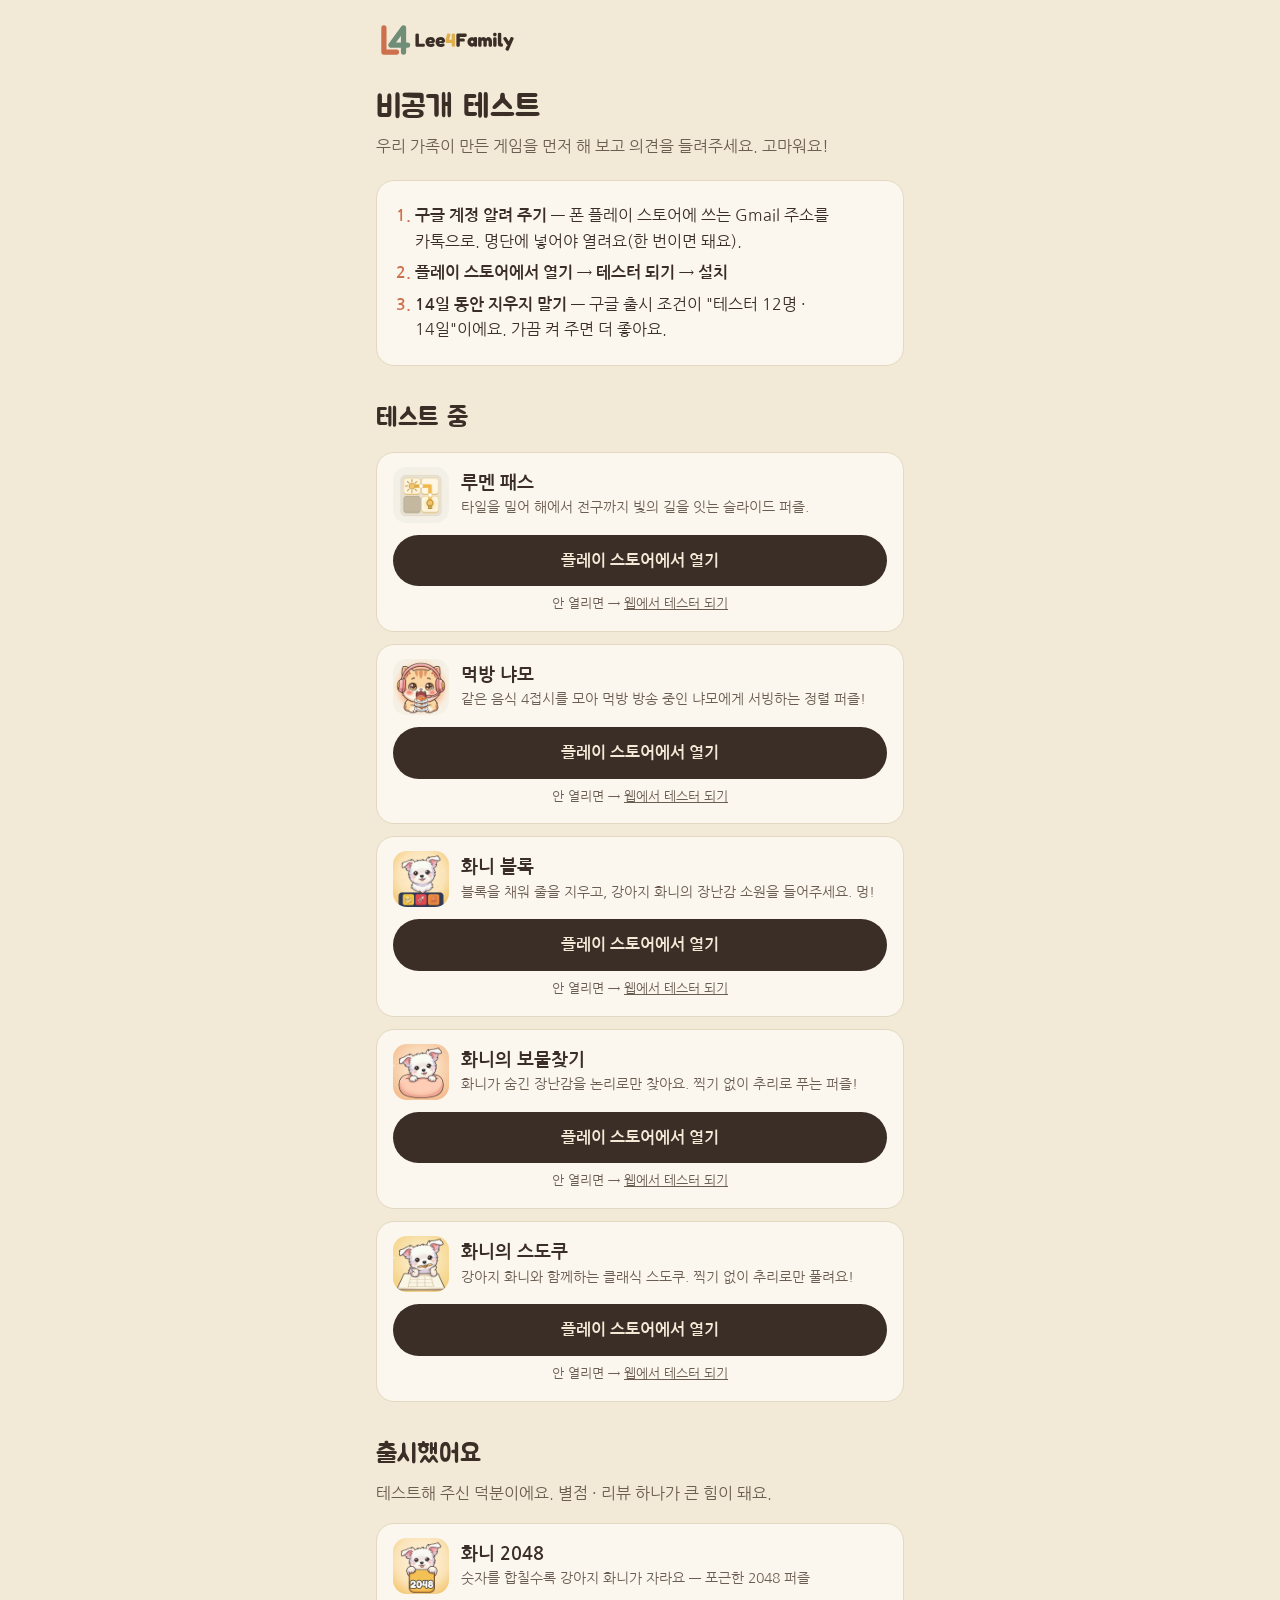
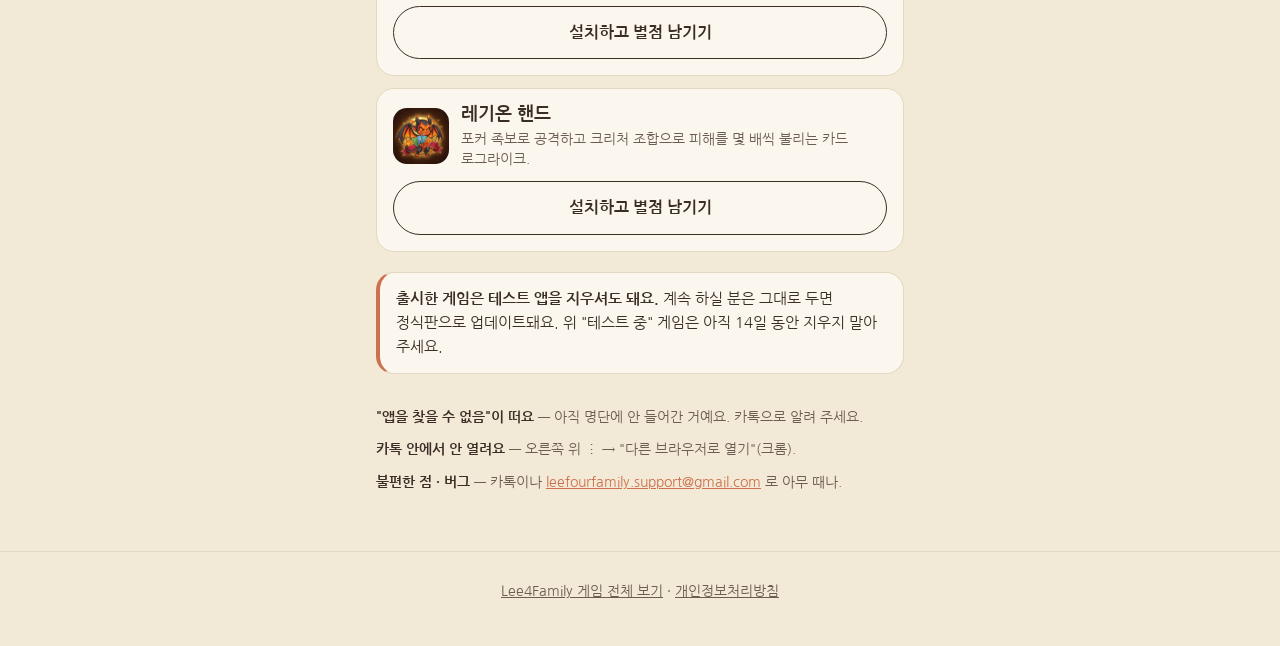
<file: test/index.html>
<!doctype html>
<html lang="ko">
<head>
<meta charset="utf-8">
<meta name="viewport" content="width=device-width, initial-scale=1">
<title>Lee4Family 비공개 테스트</title>
<meta name="robots" content="noindex">
<meta name="description" content="게임 5개 테스트 중 — 폰에서 열고 &quot;테스터 되기&quot;만 누르면 돼요.">
<meta property="og:type" content="website">
<meta property="og:title" content="Lee4Family 비공개 테스트">
<meta property="og:description" content="게임 5개 테스트 중 — 폰에서 열고 &quot;테스터 되기&quot;만 누르면 돼요.">
<meta property="og:image" content="https://lee4family.com/assets/brand/og.png">
<meta property="og:url" content="https://lee4family.com/test/">
<link rel="icon" href="../assets/brand/lee4family-symbol.svg" type="image/svg+xml">
<link rel="apple-touch-icon" href="../assets/brand/apple-touch-icon.png">
<link rel="preconnect" href="https://fonts.googleapis.com">
<link rel="preconnect" href="https://fonts.gstatic.com" crossorigin>
<link href="https://fonts.googleapis.com/css2?family=Jua&family=Nanum+Gothic:wght@400;700;800&display=swap" rel="stylesheet">
<link rel="stylesheet" href="../assets/site.css">
</head>
<body class="tl">
  <header class="top">
    <a href="../ko/" class="logo"><img src="../assets/brand/lee4family-horizontal.svg" alt="Lee4Family" height="40"></a>
  </header>
  <main>
    <h1>비공개 테스트</h1>
    <p class="lead">우리 가족이 만든 게임을 먼저 해 보고 의견을 들려주세요. 고마워요!</p>
    <ol class="steps">
      <li><b>구글 계정 알려 주기</b> — 폰 플레이 스토어에 쓰는 Gmail 주소를 카톡으로. 명단에 넣어야 열려요(한 번이면 돼요).</li>
      <li><b>플레이 스토어에서 열기</b> → <b>테스터 되기</b> → <b>설치</b></li>
      <li><b>14일 동안 지우지 말기</b> — 구글 출시 조건이 "테스터 12명 · 14일"이에요. 가끔 켜 주면 더 좋아요.</li>
    </ol>
    <h2>테스트 중</h2>
    <ul class="games">
      <li class="game" id="lumen-path">
        <div class="head"><img class="icon" src="../assets/lumen-path/icon.webp" alt="" width="56" height="56"><div><h3>루멘 패스</h3><p>타일을 밀어 해에서 전구까지 빛의 길을 잇는 슬라이드 퍼즐.</p></div></div>
        <a class="btn primary wide" href="https://play.google.com/store/apps/details?id=com.lee4family.jproject05" rel="noopener">플레이 스토어에서 열기</a>
        <p class="small">안 열리면 → <a href="https://play.google.com/apps/testing/com.lee4family.jproject05" rel="noopener">웹에서 테스터 되기</a></p>
      </li>
      <li class="game" id="mukbang-cat">
        <div class="head"><img class="icon" src="../assets/mukbang-cat/icon.webp" alt="" width="56" height="56"><div><h3>먹방 냐모</h3><p>같은 음식 4접시를 모아 먹방 방송 중인 냐모에게 서빙하는 정렬 퍼즐!</p></div></div>
        <a class="btn primary wide" href="https://play.google.com/store/apps/details?id=com.lee4family.jproject08" rel="noopener">플레이 스토어에서 열기</a>
        <p class="small">안 열리면 → <a href="https://play.google.com/apps/testing/com.lee4family.jproject08" rel="noopener">웹에서 테스터 되기</a></p>
      </li>
      <li class="game" id="hwani-block">
        <div class="head"><img class="icon" src="../assets/hwani-block/icon.webp" alt="" width="56" height="56"><div><h3>화니 블록</h3><p>블록을 채워 줄을 지우고, 강아지 화니의 장난감 소원을 들어주세요. 멍!</p></div></div>
        <a class="btn primary wide" href="https://play.google.com/store/apps/details?id=com.lee4family.jproject10" rel="noopener">플레이 스토어에서 열기</a>
        <p class="small">안 열리면 → <a href="https://play.google.com/apps/testing/com.lee4family.jproject10" rel="noopener">웹에서 테스터 되기</a></p>
      </li>
      <li class="game" id="hwani-treasure-hunt">
        <div class="head"><img class="icon" src="../assets/hwani-treasure-hunt/icon.webp" alt="" width="56" height="56"><div><h3>화니의 보물찾기</h3><p>화니가 숨긴 장난감을 논리로만 찾아요. 찍기 없이 추리로 푸는 퍼즐!</p></div></div>
        <a class="btn primary wide" href="https://play.google.com/store/apps/details?id=com.lee4family.jproject11" rel="noopener">플레이 스토어에서 열기</a>
        <p class="small">안 열리면 → <a href="https://play.google.com/apps/testing/com.lee4family.jproject11" rel="noopener">웹에서 테스터 되기</a></p>
      </li>
      <li class="game" id="hwani-sudoku">
        <div class="head"><img class="icon" src="../assets/hwani-sudoku/icon.webp" alt="" width="56" height="56"><div><h3>화니의 스도쿠</h3><p>강아지 화니와 함께하는 클래식 스도쿠. 찍기 없이 추리로만 풀려요!</p></div></div>
        <a class="btn primary wide" href="https://play.google.com/store/apps/details?id=com.lee4family.jproject14" rel="noopener">플레이 스토어에서 열기</a>
        <p class="small">안 열리면 → <a href="https://play.google.com/apps/testing/com.lee4family.jproject14" rel="noopener">웹에서 테스터 되기</a></p>
      </li>
    </ul>
    <h2>출시했어요</h2>
    <p class="sub">테스트해 주신 덕분이에요. 별점 · 리뷰 하나가 큰 힘이 돼요.</p>
    <ul class="games">
      <li class="game" id="2048">
        <div class="head"><img class="icon" src="../assets/2048/icon.webp" alt="" width="56" height="56"><div><h3>화니 2048</h3><p>숫자를 합칠수록 강아지 화니가 자라요 — 포근한 2048 퍼즐</p></div></div>
        <a class="btn wide outline" href="https://play.google.com/store/apps/details?id=com.lee4family.Lee42048" rel="noopener">설치하고 별점 남기기</a>
      </li>
      <li class="game" id="legion-hand">
        <div class="head"><img class="icon" src="../assets/legion-hand/icon.webp" alt="" width="56" height="56"><div><h3>레기온 핸드</h3><p>포커 족보로 공격하고 크리처 조합으로 피해를 몇 배씩 불리는 카드 로그라이크.</p></div></div>
        <a class="btn wide outline" href="https://play.google.com/store/apps/details?id=com.lee4family.jproject04" rel="noopener">설치하고 별점 남기기</a>
      </li>
    </ul>
    <p class="notice"><b>출시한 게임은 테스트 앱을 지우셔도 돼요.</b> 계속 하실 분은 그대로 두면 정식판으로 업데이트돼요. 위 "테스트 중" 게임은 아직 14일 동안 지우지 말아 주세요.</p>
    <div class="faq">
      <p><b>"앱을 찾을 수 없음"이 떠요</b> — 아직 명단에 안 들어간 거예요. 카톡으로 알려 주세요.</p>
      <p><b>카톡 안에서 안 열려요</b> — 오른쪽 위 ⋮ → "다른 브라우저로 열기"(크롬).</p>
      <p><b>불편한 점 · 버그</b> — 카톡이나 <a href="mailto:leefourfamily.support@gmail.com">leefourfamily.support@gmail.com</a> 로 아무 때나.</p>
    </div>
  </main>
  <footer>
    <p><a href="../ko/">Lee4Family 게임 전체 보기</a> · <a href="https://jeddli.github.io/lee4family-policies/">개인정보처리방침</a></p>
  </footer>
</body>
</html>
</file>
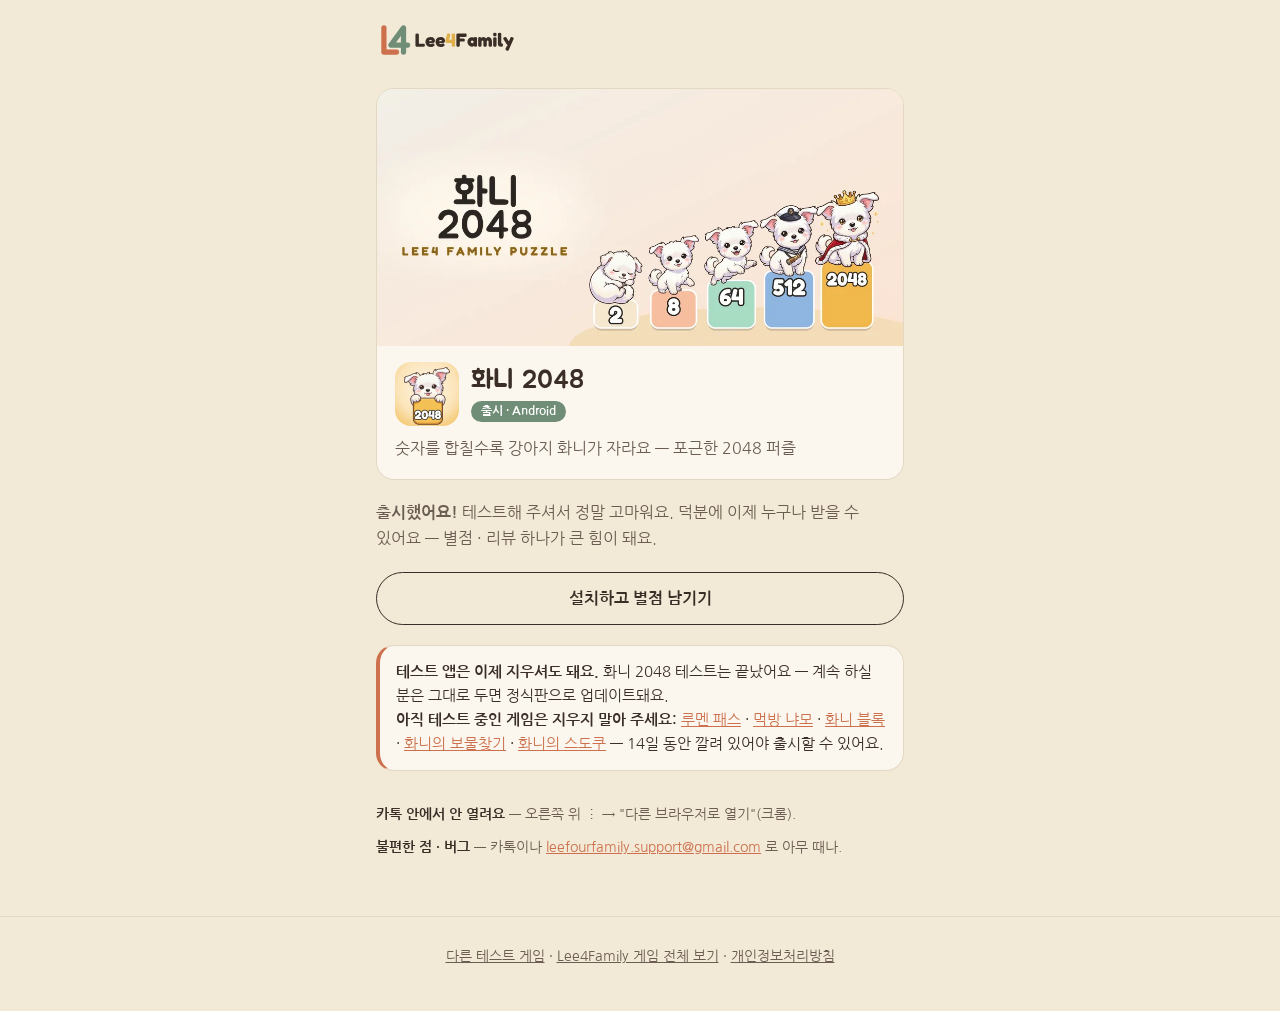
<file: test/2048/index.html>
<!doctype html>
<html lang="ko">
<head>
<meta charset="utf-8">
<meta name="viewport" content="width=device-width, initial-scale=1">
<title>화니 2048 — 출시했어요 · Lee4Family</title>
<meta name="robots" content="noindex">
<meta name="description" content="숫자를 합칠수록 강아지 화니가 자라요 — 포근한 2048 퍼즐">
<meta property="og:type" content="website">
<meta property="og:title" content="화니 2048 — 출시했어요 · Lee4Family">
<meta property="og:description" content="숫자를 합칠수록 강아지 화니가 자라요 — 포근한 2048 퍼즐">
<meta property="og:image" content="https://lee4family.com/assets/2048/feature-ko.webp">
<meta property="og:url" content="https://lee4family.com/test/2048/">
<link rel="icon" href="../../assets/brand/lee4family-symbol.svg" type="image/svg+xml">
<link rel="apple-touch-icon" href="../../assets/brand/apple-touch-icon.png">
<link rel="preconnect" href="https://fonts.googleapis.com">
<link rel="preconnect" href="https://fonts.gstatic.com" crossorigin>
<link href="https://fonts.googleapis.com/css2?family=Jua&family=Nanum+Gothic:wght@400;700;800&display=swap" rel="stylesheet">
<link rel="stylesheet" href="../../assets/site.css">
</head>
<body class="tl">
  <header class="top">
    <a href="../../ko/" class="logo"><img src="../../assets/brand/lee4family-horizontal.svg" alt="Lee4Family" height="40"></a>
  </header>
  <main>
    <article class="hero-game">
      <img class="feature" src="../../assets/2048/feature-ko.webp" alt="" width="1024" height="500">
      <div class="head">
        <img class="icon" src="../../assets/2048/icon.webp" alt="" width="64" height="64">
        <div>
          <h1>화니 2048</h1>
          <span class="chip live">출시 · Android</span>
        </div>
      </div>
      <p class="pitch">숫자를 합칠수록 강아지 화니가 자라요 — 포근한 2048 퍼즐</p>
    </article>
    <p class="lead"><b>출시했어요!</b> 테스트해 주셔서 정말 고마워요. 덕분에 이제 누구나 받을 수 있어요 — 별점 · 리뷰 하나가 큰 힘이 돼요.</p>
    <a class="btn wide outline" href="https://play.google.com/store/apps/details?id=com.lee4family.Lee42048" rel="noopener">설치하고 별점 남기기</a>
    <p class="notice"><b>테스트 앱은 이제 지우셔도 돼요.</b> 화니 2048 테스트는 끝났어요 — 계속 하실 분은 그대로 두면 정식판으로 업데이트돼요.<br><b>아직 테스트 중인 게임은 지우지 말아 주세요:</b> <a href="../../test/#lumen-path">루멘 패스</a> · <a href="../../test/#mukbang-cat">먹방 냐모</a> · <a href="../../test/#hwani-block">화니 블록</a> · <a href="../../test/#hwani-treasure-hunt">화니의 보물찾기</a> · <a href="../../test/#hwani-sudoku">화니의 스도쿠</a> — 14일 동안 깔려 있어야 출시할 수 있어요.</p>
    <div class="faq">
      
      <p><b>카톡 안에서 안 열려요</b> — 오른쪽 위 ⋮ → "다른 브라우저로 열기"(크롬).</p>
      <p><b>불편한 점 · 버그</b> — 카톡이나 <a href="mailto:leefourfamily.support@gmail.com">leefourfamily.support@gmail.com</a> 로 아무 때나.</p>
    </div>
  </main>
  <footer>
    <p><a href="../../test/">다른 테스트 게임</a> · <a href="../../ko/">Lee4Family 게임 전체 보기</a> · <a href="https://jeddli.github.io/lee4family-policies/">개인정보처리방침</a></p>
  </footer>
</body>
</html>
</file>
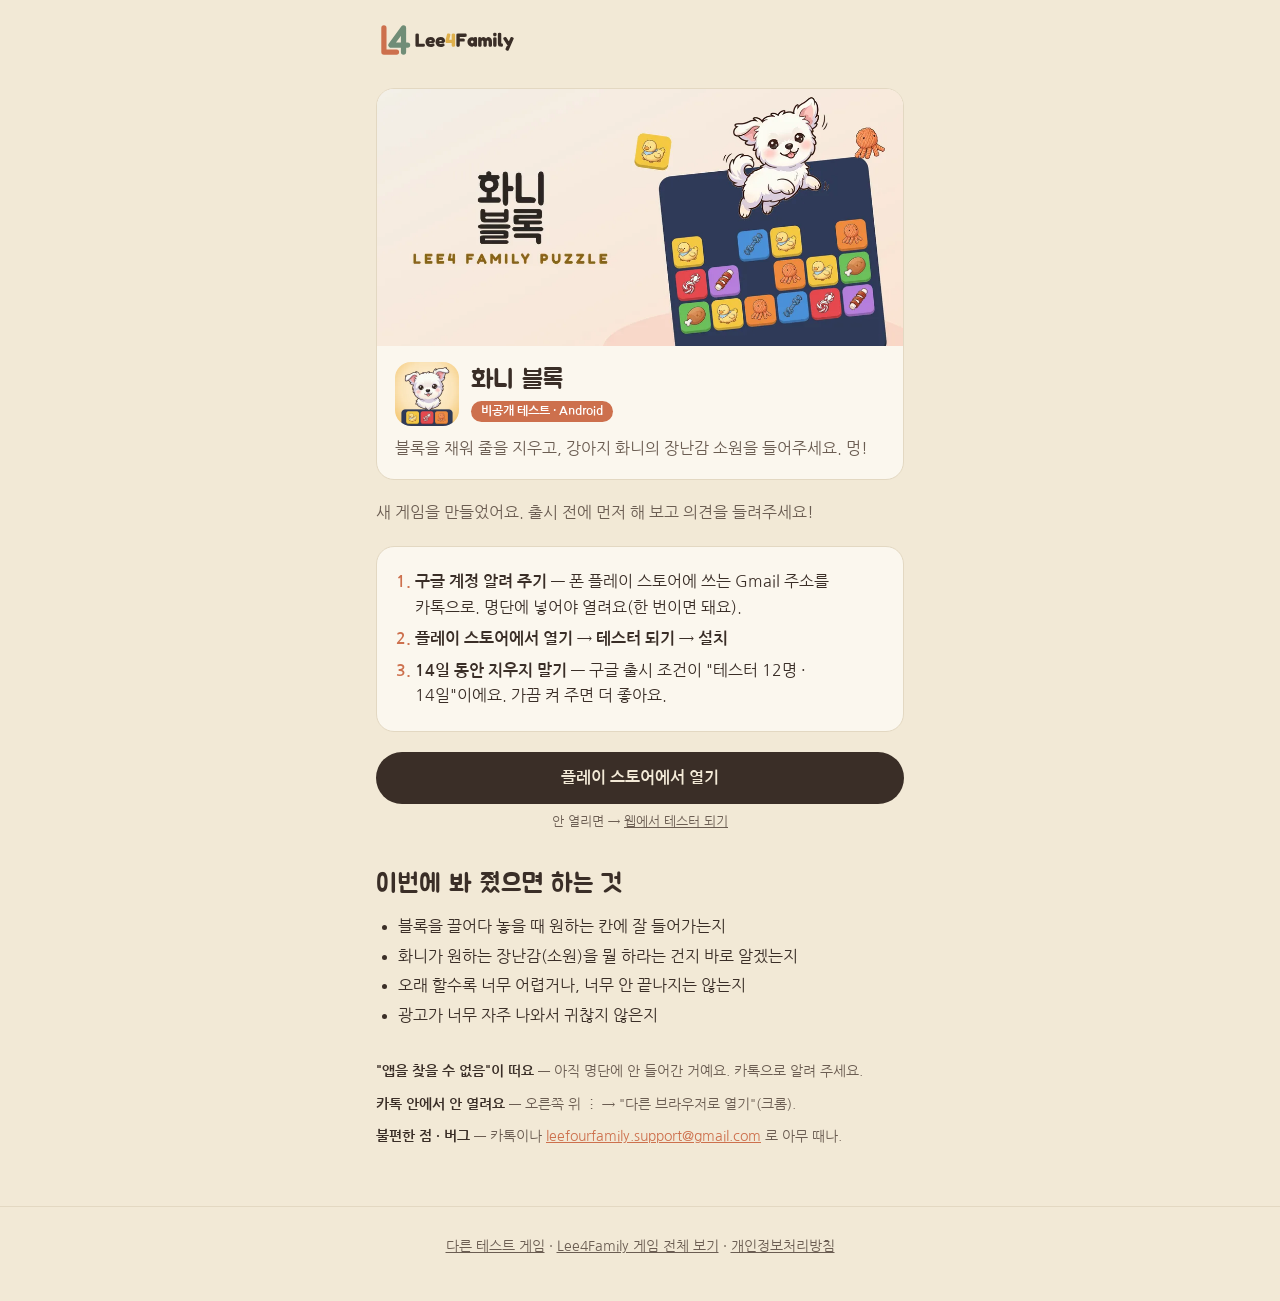
<file: test/hwani-block/index.html>
<!doctype html>
<html lang="ko">
<head>
<meta charset="utf-8">
<meta name="viewport" content="width=device-width, initial-scale=1">
<title>화니 블록 비공개 테스트 — Lee4Family</title>
<meta name="robots" content="noindex">
<meta name="description" content="블록을 채워 줄을 지우고, 강아지 화니의 장난감 소원을 들어주세요. 멍! 출시 전에 먼저 해 봐 주세요!">
<meta property="og:type" content="website">
<meta property="og:title" content="화니 블록 비공개 테스트 — Lee4Family">
<meta property="og:description" content="블록을 채워 줄을 지우고, 강아지 화니의 장난감 소원을 들어주세요. 멍! 출시 전에 먼저 해 봐 주세요!">
<meta property="og:image" content="https://lee4family.com/assets/hwani-block/feature-ko.webp">
<meta property="og:url" content="https://lee4family.com/test/hwani-block/">
<link rel="icon" href="../../assets/brand/lee4family-symbol.svg" type="image/svg+xml">
<link rel="apple-touch-icon" href="../../assets/brand/apple-touch-icon.png">
<link rel="preconnect" href="https://fonts.googleapis.com">
<link rel="preconnect" href="https://fonts.gstatic.com" crossorigin>
<link href="https://fonts.googleapis.com/css2?family=Jua&family=Nanum+Gothic:wght@400;700;800&display=swap" rel="stylesheet">
<link rel="stylesheet" href="../../assets/site.css">
</head>
<body class="tl">
  <header class="top">
    <a href="../../ko/" class="logo"><img src="../../assets/brand/lee4family-horizontal.svg" alt="Lee4Family" height="40"></a>
  </header>
  <main>
    <article class="hero-game">
      <img class="feature" src="../../assets/hwani-block/feature-ko.webp" alt="" width="1024" height="500">
      <div class="head">
        <img class="icon" src="../../assets/hwani-block/icon.webp" alt="" width="64" height="64">
        <div>
          <h1>화니 블록</h1>
          <span class="chip testing">비공개 테스트 · Android</span>
        </div>
      </div>
      <p class="pitch">블록을 채워 줄을 지우고, 강아지 화니의 장난감 소원을 들어주세요. 멍!</p>
    </article>
    <p class="lead">새 게임을 만들었어요. 출시 전에 먼저 해 보고 의견을 들려주세요!</p>
    <ol class="steps">
      <li><b>구글 계정 알려 주기</b> — 폰 플레이 스토어에 쓰는 Gmail 주소를 카톡으로. 명단에 넣어야 열려요(한 번이면 돼요).</li>
      <li><b>플레이 스토어에서 열기</b> → <b>테스터 되기</b> → <b>설치</b></li>
      <li><b>14일 동안 지우지 말기</b> — 구글 출시 조건이 "테스터 12명 · 14일"이에요. 가끔 켜 주면 더 좋아요.</li>
    </ol>
    <div class="cta"><a class="btn primary wide" href="https://play.google.com/store/apps/details?id=com.lee4family.jproject10" rel="noopener">플레이 스토어에서 열기</a>
        <p class="small">안 열리면 → <a href="https://play.google.com/apps/testing/com.lee4family.jproject10" rel="noopener">웹에서 테스터 되기</a></p></div>
    <h2>이번에 봐 줬으면 하는 것</h2>
    <ul class="focus"><li>블록을 끌어다 놓을 때 원하는 칸에 잘 들어가는지</li><li>화니가 원하는 장난감(소원)을 뭘 하라는 건지 바로 알겠는지</li><li>오래 할수록 너무 어렵거나, 너무 안 끝나지는 않는지</li><li>광고가 너무 자주 나와서 귀찮지 않은지</li></ul>
    <div class="faq">
      <p><b>"앱을 찾을 수 없음"이 떠요</b> — 아직 명단에 안 들어간 거예요. 카톡으로 알려 주세요.</p>
      <p><b>카톡 안에서 안 열려요</b> — 오른쪽 위 ⋮ → "다른 브라우저로 열기"(크롬).</p>
      <p><b>불편한 점 · 버그</b> — 카톡이나 <a href="mailto:leefourfamily.support@gmail.com">leefourfamily.support@gmail.com</a> 로 아무 때나.</p>
    </div>
  </main>
  <footer>
    <p><a href="../../test/">다른 테스트 게임</a> · <a href="../../ko/">Lee4Family 게임 전체 보기</a> · <a href="https://jeddli.github.io/lee4family-policies/">개인정보처리방침</a></p>
  </footer>
</body>
</html>
</file>
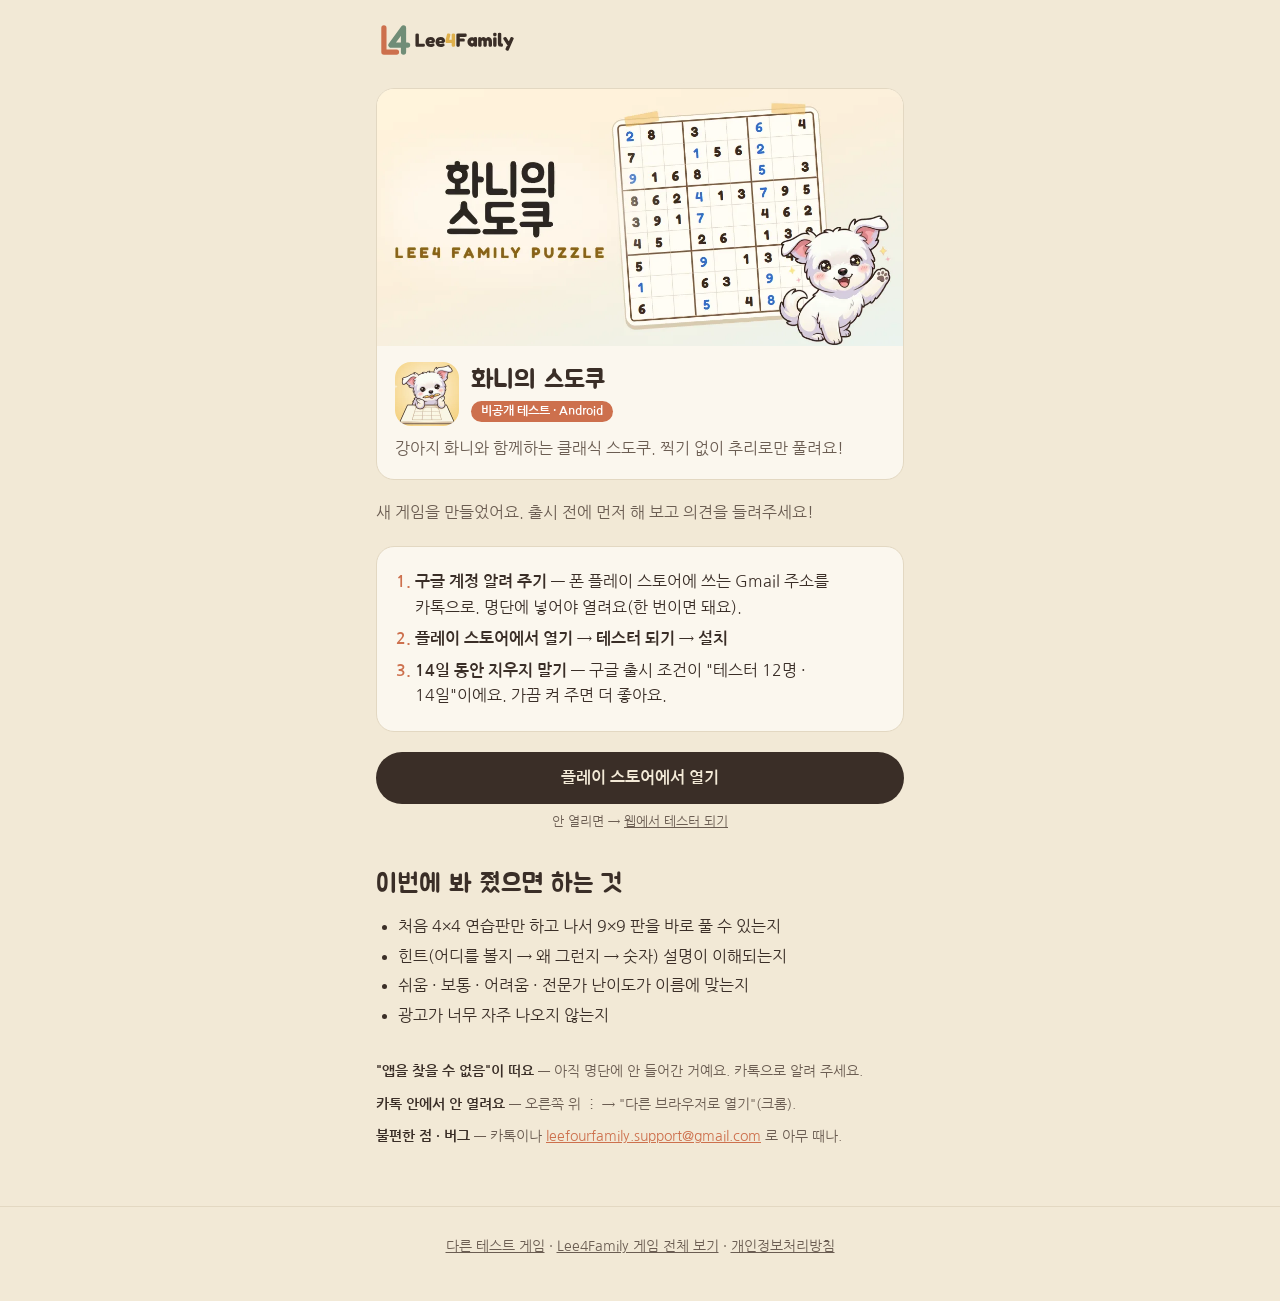
<file: test/hwani-sudoku/index.html>
<!doctype html>
<html lang="ko">
<head>
<meta charset="utf-8">
<meta name="viewport" content="width=device-width, initial-scale=1">
<title>화니의 스도쿠 비공개 테스트 — Lee4Family</title>
<meta name="robots" content="noindex">
<meta name="description" content="강아지 화니와 함께하는 클래식 스도쿠. 찍기 없이 추리로만 풀려요! 출시 전에 먼저 해 봐 주세요!">
<meta property="og:type" content="website">
<meta property="og:title" content="화니의 스도쿠 비공개 테스트 — Lee4Family">
<meta property="og:description" content="강아지 화니와 함께하는 클래식 스도쿠. 찍기 없이 추리로만 풀려요! 출시 전에 먼저 해 봐 주세요!">
<meta property="og:image" content="https://lee4family.com/assets/hwani-sudoku/feature-ko.webp">
<meta property="og:url" content="https://lee4family.com/test/hwani-sudoku/">
<link rel="icon" href="../../assets/brand/lee4family-symbol.svg" type="image/svg+xml">
<link rel="apple-touch-icon" href="../../assets/brand/apple-touch-icon.png">
<link rel="preconnect" href="https://fonts.googleapis.com">
<link rel="preconnect" href="https://fonts.gstatic.com" crossorigin>
<link href="https://fonts.googleapis.com/css2?family=Jua&family=Nanum+Gothic:wght@400;700;800&display=swap" rel="stylesheet">
<link rel="stylesheet" href="../../assets/site.css">
</head>
<body class="tl">
  <header class="top">
    <a href="../../ko/" class="logo"><img src="../../assets/brand/lee4family-horizontal.svg" alt="Lee4Family" height="40"></a>
  </header>
  <main>
    <article class="hero-game">
      <img class="feature" src="../../assets/hwani-sudoku/feature-ko.webp" alt="" width="1024" height="500">
      <div class="head">
        <img class="icon" src="../../assets/hwani-sudoku/icon.webp" alt="" width="64" height="64">
        <div>
          <h1>화니의 스도쿠</h1>
          <span class="chip testing">비공개 테스트 · Android</span>
        </div>
      </div>
      <p class="pitch">강아지 화니와 함께하는 클래식 스도쿠. 찍기 없이 추리로만 풀려요!</p>
    </article>
    <p class="lead">새 게임을 만들었어요. 출시 전에 먼저 해 보고 의견을 들려주세요!</p>
    <ol class="steps">
      <li><b>구글 계정 알려 주기</b> — 폰 플레이 스토어에 쓰는 Gmail 주소를 카톡으로. 명단에 넣어야 열려요(한 번이면 돼요).</li>
      <li><b>플레이 스토어에서 열기</b> → <b>테스터 되기</b> → <b>설치</b></li>
      <li><b>14일 동안 지우지 말기</b> — 구글 출시 조건이 "테스터 12명 · 14일"이에요. 가끔 켜 주면 더 좋아요.</li>
    </ol>
    <div class="cta"><a class="btn primary wide" href="https://play.google.com/store/apps/details?id=com.lee4family.jproject14" rel="noopener">플레이 스토어에서 열기</a>
        <p class="small">안 열리면 → <a href="https://play.google.com/apps/testing/com.lee4family.jproject14" rel="noopener">웹에서 테스터 되기</a></p></div>
    <h2>이번에 봐 줬으면 하는 것</h2>
    <ul class="focus"><li>처음 4×4 연습판만 하고 나서 9×9 판을 바로 풀 수 있는지</li><li>힌트(어디를 볼지 → 왜 그런지 → 숫자) 설명이 이해되는지</li><li>쉬움 · 보통 · 어려움 · 전문가 난이도가 이름에 맞는지</li><li>광고가 너무 자주 나오지 않는지</li></ul>
    <div class="faq">
      <p><b>"앱을 찾을 수 없음"이 떠요</b> — 아직 명단에 안 들어간 거예요. 카톡으로 알려 주세요.</p>
      <p><b>카톡 안에서 안 열려요</b> — 오른쪽 위 ⋮ → "다른 브라우저로 열기"(크롬).</p>
      <p><b>불편한 점 · 버그</b> — 카톡이나 <a href="mailto:leefourfamily.support@gmail.com">leefourfamily.support@gmail.com</a> 로 아무 때나.</p>
    </div>
  </main>
  <footer>
    <p><a href="../../test/">다른 테스트 게임</a> · <a href="../../ko/">Lee4Family 게임 전체 보기</a> · <a href="https://jeddli.github.io/lee4family-policies/">개인정보처리방침</a></p>
  </footer>
</body>
</html>
</file>
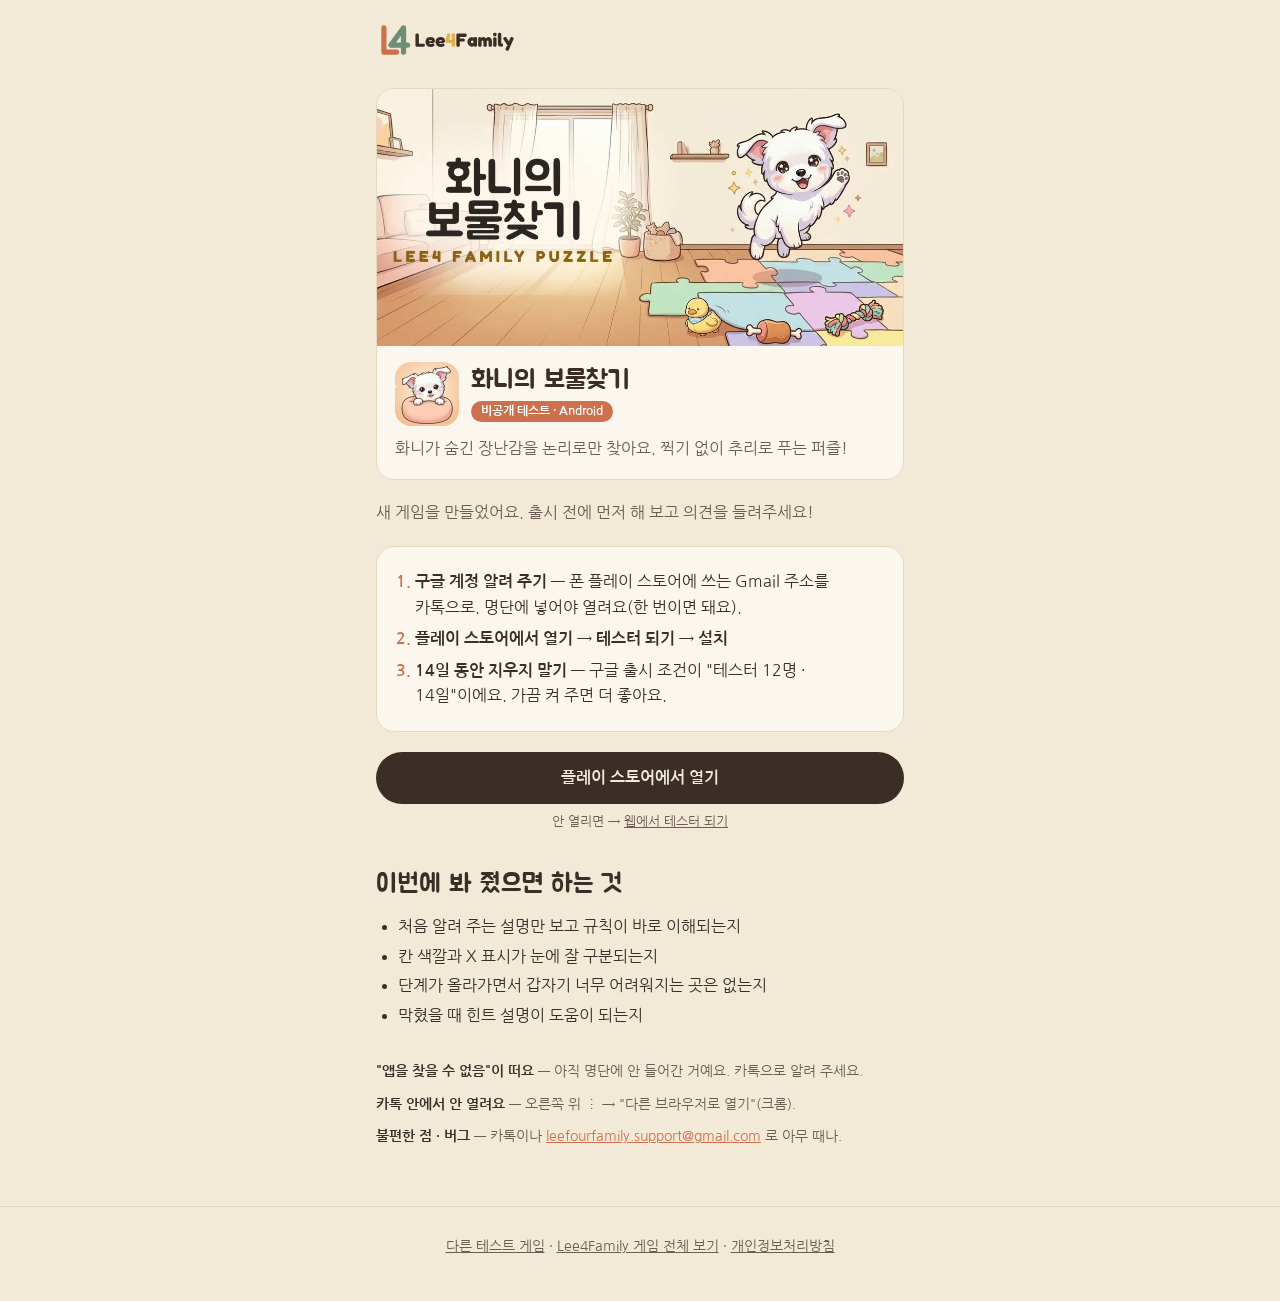
<file: test/hwani-treasure-hunt/index.html>
<!doctype html>
<html lang="ko">
<head>
<meta charset="utf-8">
<meta name="viewport" content="width=device-width, initial-scale=1">
<title>화니의 보물찾기 비공개 테스트 — Lee4Family</title>
<meta name="robots" content="noindex">
<meta name="description" content="화니가 숨긴 장난감을 논리로만 찾아요. 찍기 없이 추리로 푸는 퍼즐! 출시 전에 먼저 해 봐 주세요!">
<meta property="og:type" content="website">
<meta property="og:title" content="화니의 보물찾기 비공개 테스트 — Lee4Family">
<meta property="og:description" content="화니가 숨긴 장난감을 논리로만 찾아요. 찍기 없이 추리로 푸는 퍼즐! 출시 전에 먼저 해 봐 주세요!">
<meta property="og:image" content="https://lee4family.com/assets/hwani-treasure-hunt/feature-ko.webp">
<meta property="og:url" content="https://lee4family.com/test/hwani-treasure-hunt/">
<link rel="icon" href="../../assets/brand/lee4family-symbol.svg" type="image/svg+xml">
<link rel="apple-touch-icon" href="../../assets/brand/apple-touch-icon.png">
<link rel="preconnect" href="https://fonts.googleapis.com">
<link rel="preconnect" href="https://fonts.gstatic.com" crossorigin>
<link href="https://fonts.googleapis.com/css2?family=Jua&family=Nanum+Gothic:wght@400;700;800&display=swap" rel="stylesheet">
<link rel="stylesheet" href="../../assets/site.css">
</head>
<body class="tl">
  <header class="top">
    <a href="../../ko/" class="logo"><img src="../../assets/brand/lee4family-horizontal.svg" alt="Lee4Family" height="40"></a>
  </header>
  <main>
    <article class="hero-game">
      <img class="feature" src="../../assets/hwani-treasure-hunt/feature-ko.webp" alt="" width="1024" height="500">
      <div class="head">
        <img class="icon" src="../../assets/hwani-treasure-hunt/icon.webp" alt="" width="64" height="64">
        <div>
          <h1>화니의 보물찾기</h1>
          <span class="chip testing">비공개 테스트 · Android</span>
        </div>
      </div>
      <p class="pitch">화니가 숨긴 장난감을 논리로만 찾아요. 찍기 없이 추리로 푸는 퍼즐!</p>
    </article>
    <p class="lead">새 게임을 만들었어요. 출시 전에 먼저 해 보고 의견을 들려주세요!</p>
    <ol class="steps">
      <li><b>구글 계정 알려 주기</b> — 폰 플레이 스토어에 쓰는 Gmail 주소를 카톡으로. 명단에 넣어야 열려요(한 번이면 돼요).</li>
      <li><b>플레이 스토어에서 열기</b> → <b>테스터 되기</b> → <b>설치</b></li>
      <li><b>14일 동안 지우지 말기</b> — 구글 출시 조건이 "테스터 12명 · 14일"이에요. 가끔 켜 주면 더 좋아요.</li>
    </ol>
    <div class="cta"><a class="btn primary wide" href="https://play.google.com/store/apps/details?id=com.lee4family.jproject11" rel="noopener">플레이 스토어에서 열기</a>
        <p class="small">안 열리면 → <a href="https://play.google.com/apps/testing/com.lee4family.jproject11" rel="noopener">웹에서 테스터 되기</a></p></div>
    <h2>이번에 봐 줬으면 하는 것</h2>
    <ul class="focus"><li>처음 알려 주는 설명만 보고 규칙이 바로 이해되는지</li><li>칸 색깔과 X 표시가 눈에 잘 구분되는지</li><li>단계가 올라가면서 갑자기 너무 어려워지는 곳은 없는지</li><li>막혔을 때 힌트 설명이 도움이 되는지</li></ul>
    <div class="faq">
      <p><b>"앱을 찾을 수 없음"이 떠요</b> — 아직 명단에 안 들어간 거예요. 카톡으로 알려 주세요.</p>
      <p><b>카톡 안에서 안 열려요</b> — 오른쪽 위 ⋮ → "다른 브라우저로 열기"(크롬).</p>
      <p><b>불편한 점 · 버그</b> — 카톡이나 <a href="mailto:leefourfamily.support@gmail.com">leefourfamily.support@gmail.com</a> 로 아무 때나.</p>
    </div>
  </main>
  <footer>
    <p><a href="../../test/">다른 테스트 게임</a> · <a href="../../ko/">Lee4Family 게임 전체 보기</a> · <a href="https://jeddli.github.io/lee4family-policies/">개인정보처리방침</a></p>
  </footer>
</body>
</html>
</file>
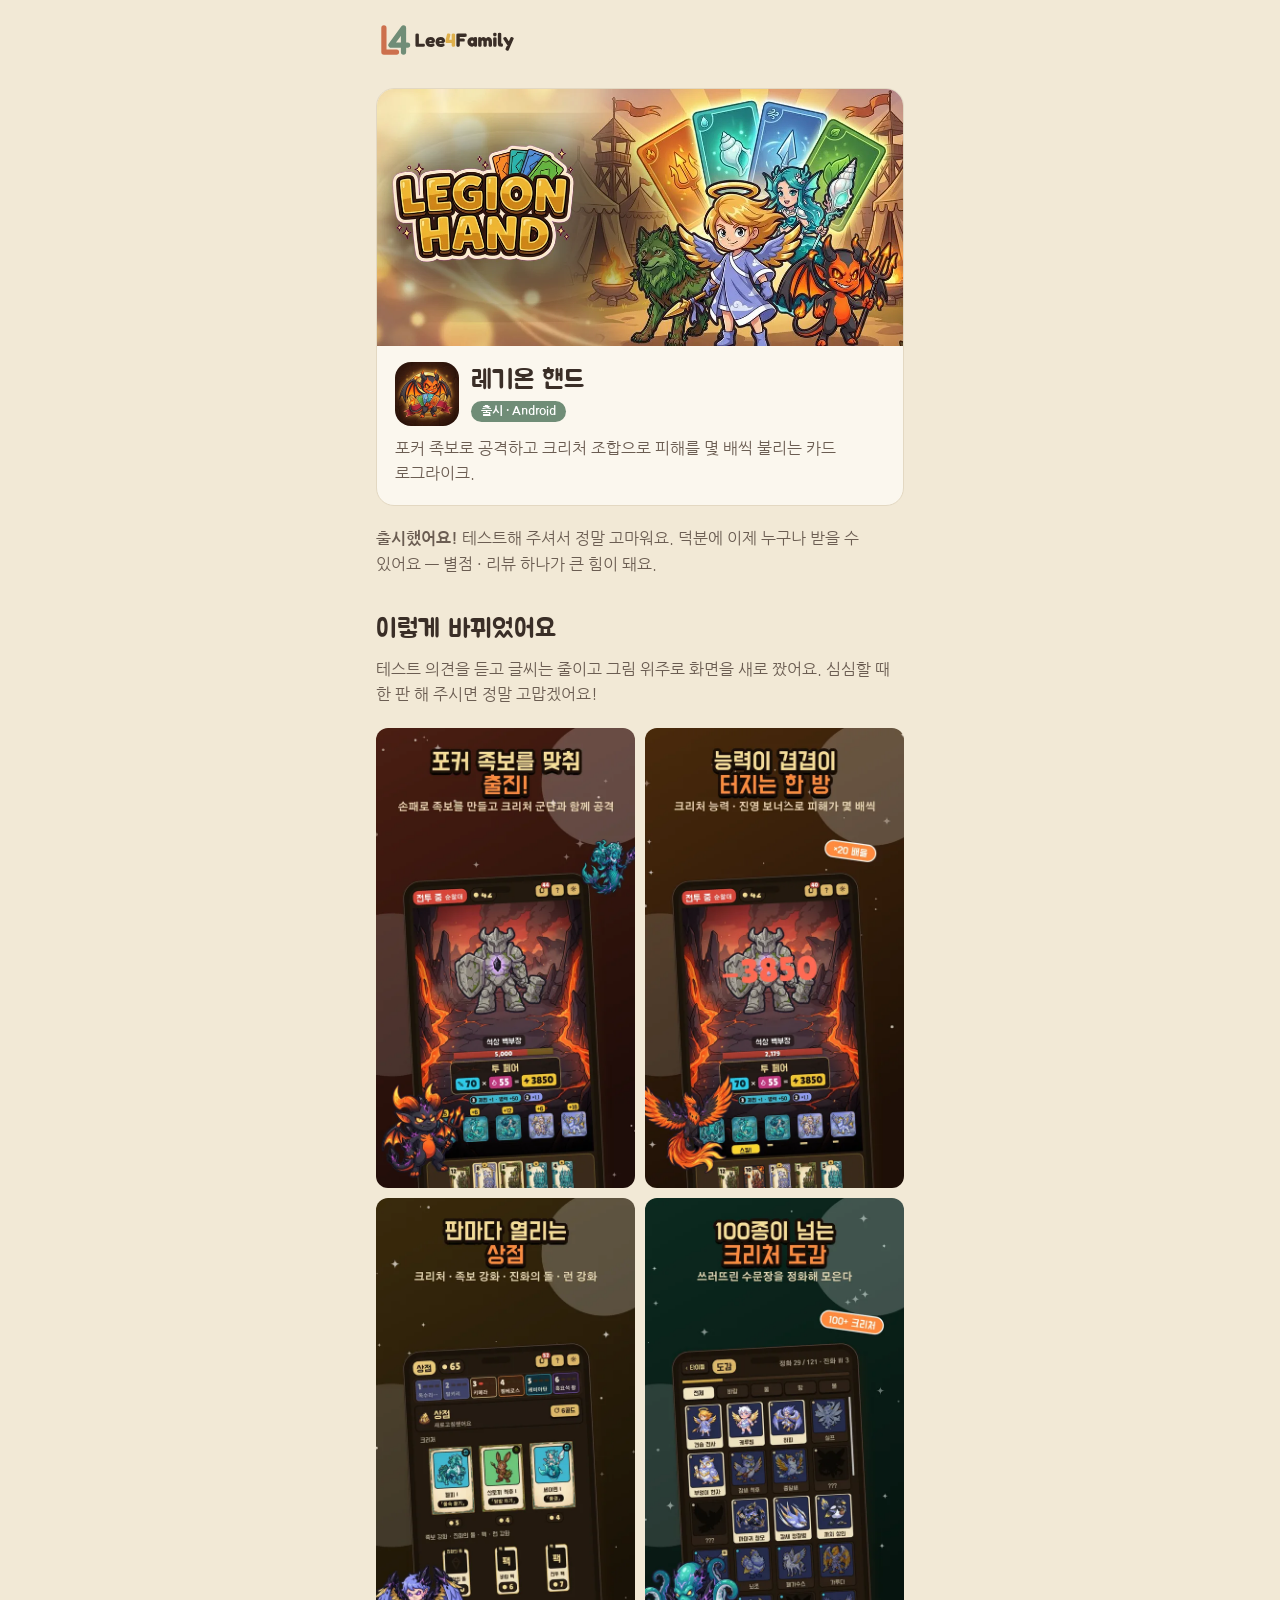
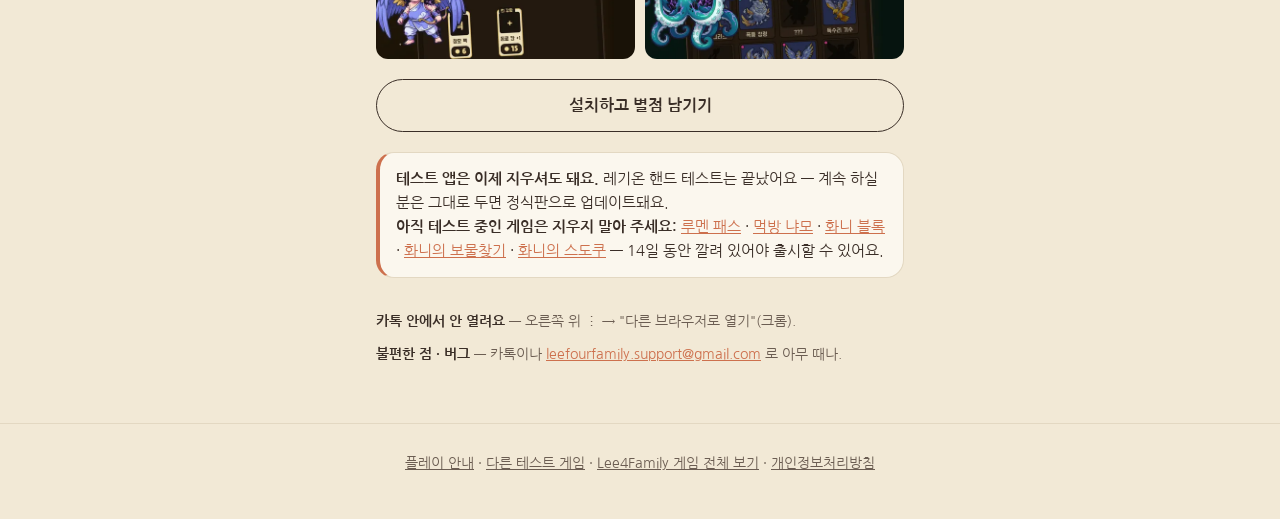
<file: test/legion-hand/index.html>
<!doctype html>
<html lang="ko">
<head>
<meta charset="utf-8">
<meta name="viewport" content="width=device-width, initial-scale=1">
<title>레기온 핸드 — 출시했어요 · Lee4Family</title>
<meta name="robots" content="noindex">
<meta name="description" content="포커 족보로 공격하고 크리처 조합으로 피해를 몇 배씩 불리는 카드 로그라이크.">
<meta property="og:type" content="website">
<meta property="og:title" content="레기온 핸드 — 출시했어요 · Lee4Family">
<meta property="og:description" content="포커 족보로 공격하고 크리처 조합으로 피해를 몇 배씩 불리는 카드 로그라이크.">
<meta property="og:image" content="https://lee4family.com/assets/legion-hand/feature-ko.webp">
<meta property="og:url" content="https://lee4family.com/test/legion-hand/">
<link rel="icon" href="../../assets/brand/lee4family-symbol.svg" type="image/svg+xml">
<link rel="apple-touch-icon" href="../../assets/brand/apple-touch-icon.png">
<link rel="preconnect" href="https://fonts.googleapis.com">
<link rel="preconnect" href="https://fonts.gstatic.com" crossorigin>
<link href="https://fonts.googleapis.com/css2?family=Jua&family=Nanum+Gothic:wght@400;700;800&display=swap" rel="stylesheet">
<link rel="stylesheet" href="../../assets/site.css">
</head>
<body class="tl">
  <header class="top">
    <a href="../../ko/" class="logo"><img src="../../assets/brand/lee4family-horizontal.svg" alt="Lee4Family" height="40"></a>
  </header>
  <main>
    <article class="hero-game">
      <img class="feature" src="../../assets/legion-hand/feature-ko.webp" alt="" width="1024" height="500">
      <div class="head">
        <img class="icon" src="../../assets/legion-hand/icon.webp" alt="" width="64" height="64">
        <div>
          <h1>레기온 핸드</h1>
          <span class="chip live">출시 · Android</span>
        </div>
      </div>
      <p class="pitch">포커 족보로 공격하고 크리처 조합으로 피해를 몇 배씩 불리는 카드 로그라이크.</p>
    </article>
    <p class="lead"><b>출시했어요!</b> 테스트해 주셔서 정말 고마워요. 덕분에 이제 누구나 받을 수 있어요 — 별점 · 리뷰 하나가 큰 힘이 돼요.</p>
    <h2>이렇게 바뀌었어요</h2>
    <p class="lead">테스트 의견을 듣고 글씨는 줄이고 그림 위주로 화면을 새로 짰어요. 심심할 때 한 판 해 주시면 정말 고맙겠어요!</p>
    <div class="shots"><img src="../../assets/legion-hand/shot-1.webp" alt="" width="540" height="960" loading="lazy"><img src="../../assets/legion-hand/shot-2.webp" alt="" width="540" height="960" loading="lazy"><img src="../../assets/legion-hand/shot-3.webp" alt="" width="540" height="960" loading="lazy"><img src="../../assets/legion-hand/shot-4.webp" alt="" width="540" height="960" loading="lazy"></div>
    <a class="btn wide outline" href="https://play.google.com/store/apps/details?id=com.lee4family.jproject04" rel="noopener">설치하고 별점 남기기</a>
    <p class="notice"><b>테스트 앱은 이제 지우셔도 돼요.</b> 레기온 핸드 테스트는 끝났어요 — 계속 하실 분은 그대로 두면 정식판으로 업데이트돼요.<br><b>아직 테스트 중인 게임은 지우지 말아 주세요:</b> <a href="../../test/#lumen-path">루멘 패스</a> · <a href="../../test/#mukbang-cat">먹방 냐모</a> · <a href="../../test/#hwani-block">화니 블록</a> · <a href="../../test/#hwani-treasure-hunt">화니의 보물찾기</a> · <a href="../../test/#hwani-sudoku">화니의 스도쿠</a> — 14일 동안 깔려 있어야 출시할 수 있어요.</p>
    <div class="faq">
      
      <p><b>카톡 안에서 안 열려요</b> — 오른쪽 위 ⋮ → "다른 브라우저로 열기"(크롬).</p>
      <p><b>불편한 점 · 버그</b> — 카톡이나 <a href="mailto:leefourfamily.support@gmail.com">leefourfamily.support@gmail.com</a> 로 아무 때나.</p>
    </div>
  </main>
  <footer>
    <p><a href="https://jeddli.github.io/lee4family-policies/legion-hand/guide/">플레이 안내</a> · <a href="../../test/">다른 테스트 게임</a> · <a href="../../ko/">Lee4Family 게임 전체 보기</a> · <a href="https://jeddli.github.io/lee4family-policies/">개인정보처리방침</a></p>
  </footer>
</body>
</html>
</file>
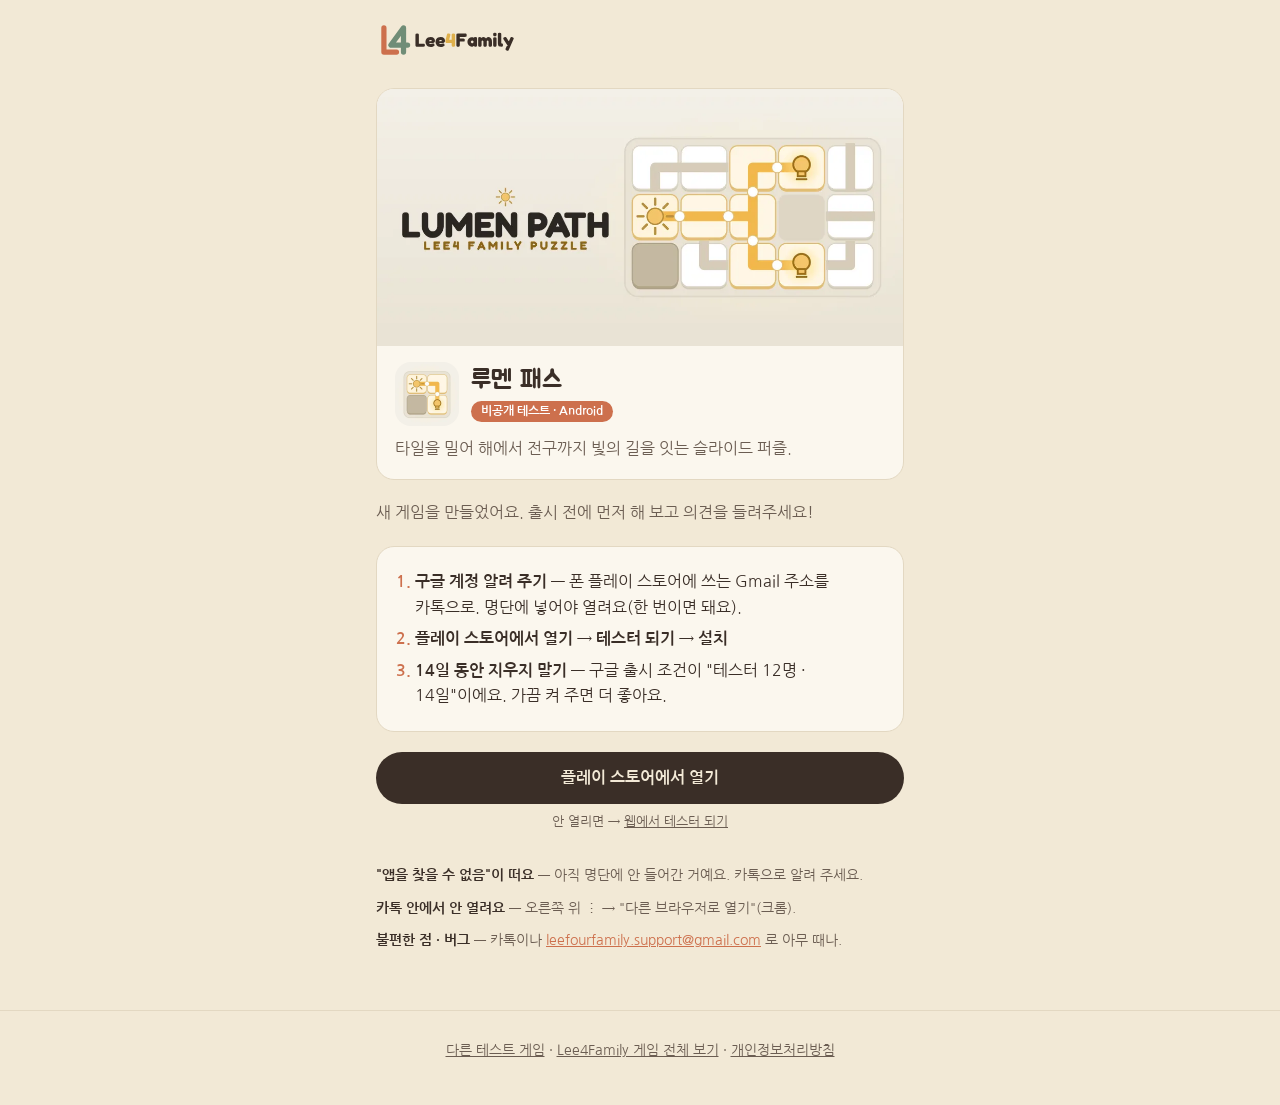
<file: test/lumen-path/index.html>
<!doctype html>
<html lang="ko">
<head>
<meta charset="utf-8">
<meta name="viewport" content="width=device-width, initial-scale=1">
<title>루멘 패스 비공개 테스트 — Lee4Family</title>
<meta name="robots" content="noindex">
<meta name="description" content="타일을 밀어 해에서 전구까지 빛의 길을 잇는 슬라이드 퍼즐. 출시 전에 먼저 해 봐 주세요!">
<meta property="og:type" content="website">
<meta property="og:title" content="루멘 패스 비공개 테스트 — Lee4Family">
<meta property="og:description" content="타일을 밀어 해에서 전구까지 빛의 길을 잇는 슬라이드 퍼즐. 출시 전에 먼저 해 봐 주세요!">
<meta property="og:image" content="https://lee4family.com/assets/lumen-path/feature-ko.webp">
<meta property="og:url" content="https://lee4family.com/test/lumen-path/">
<link rel="icon" href="../../assets/brand/lee4family-symbol.svg" type="image/svg+xml">
<link rel="apple-touch-icon" href="../../assets/brand/apple-touch-icon.png">
<link rel="preconnect" href="https://fonts.googleapis.com">
<link rel="preconnect" href="https://fonts.gstatic.com" crossorigin>
<link href="https://fonts.googleapis.com/css2?family=Jua&family=Nanum+Gothic:wght@400;700;800&display=swap" rel="stylesheet">
<link rel="stylesheet" href="../../assets/site.css">
</head>
<body class="tl">
  <header class="top">
    <a href="../../ko/" class="logo"><img src="../../assets/brand/lee4family-horizontal.svg" alt="Lee4Family" height="40"></a>
  </header>
  <main>
    <article class="hero-game">
      <img class="feature" src="../../assets/lumen-path/feature-ko.webp" alt="" width="1024" height="500">
      <div class="head">
        <img class="icon" src="../../assets/lumen-path/icon.webp" alt="" width="64" height="64">
        <div>
          <h1>루멘 패스</h1>
          <span class="chip testing">비공개 테스트 · Android</span>
        </div>
      </div>
      <p class="pitch">타일을 밀어 해에서 전구까지 빛의 길을 잇는 슬라이드 퍼즐.</p>
    </article>
    <p class="lead">새 게임을 만들었어요. 출시 전에 먼저 해 보고 의견을 들려주세요!</p>
    <ol class="steps">
      <li><b>구글 계정 알려 주기</b> — 폰 플레이 스토어에 쓰는 Gmail 주소를 카톡으로. 명단에 넣어야 열려요(한 번이면 돼요).</li>
      <li><b>플레이 스토어에서 열기</b> → <b>테스터 되기</b> → <b>설치</b></li>
      <li><b>14일 동안 지우지 말기</b> — 구글 출시 조건이 "테스터 12명 · 14일"이에요. 가끔 켜 주면 더 좋아요.</li>
    </ol>
    <div class="cta"><a class="btn primary wide" href="https://play.google.com/store/apps/details?id=com.lee4family.jproject05" rel="noopener">플레이 스토어에서 열기</a>
        <p class="small">안 열리면 → <a href="https://play.google.com/apps/testing/com.lee4family.jproject05" rel="noopener">웹에서 테스터 되기</a></p></div>
    
    <div class="faq">
      <p><b>"앱을 찾을 수 없음"이 떠요</b> — 아직 명단에 안 들어간 거예요. 카톡으로 알려 주세요.</p>
      <p><b>카톡 안에서 안 열려요</b> — 오른쪽 위 ⋮ → "다른 브라우저로 열기"(크롬).</p>
      <p><b>불편한 점 · 버그</b> — 카톡이나 <a href="mailto:leefourfamily.support@gmail.com">leefourfamily.support@gmail.com</a> 로 아무 때나.</p>
    </div>
  </main>
  <footer>
    <p><a href="../../test/">다른 테스트 게임</a> · <a href="../../ko/">Lee4Family 게임 전체 보기</a> · <a href="https://jeddli.github.io/lee4family-policies/">개인정보처리방침</a></p>
  </footer>
</body>
</html>
</file>
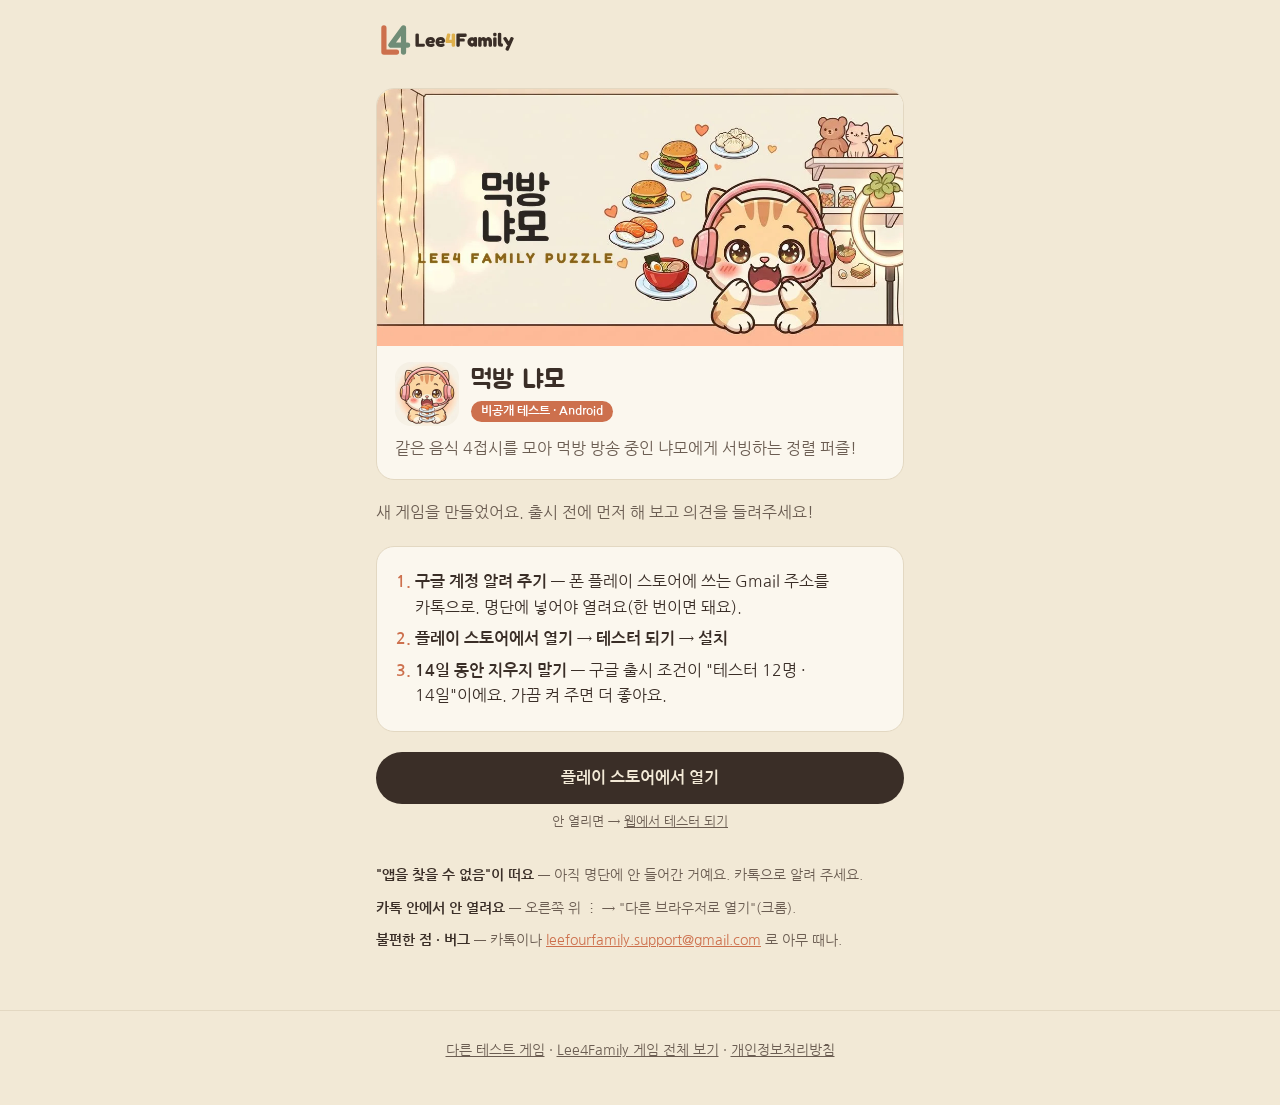
<file: test/mukbang-cat/index.html>
<!doctype html>
<html lang="ko">
<head>
<meta charset="utf-8">
<meta name="viewport" content="width=device-width, initial-scale=1">
<title>먹방 냐모 비공개 테스트 — Lee4Family</title>
<meta name="robots" content="noindex">
<meta name="description" content="같은 음식 4접시를 모아 먹방 방송 중인 냐모에게 서빙하는 정렬 퍼즐! 출시 전에 먼저 해 봐 주세요!">
<meta property="og:type" content="website">
<meta property="og:title" content="먹방 냐모 비공개 테스트 — Lee4Family">
<meta property="og:description" content="같은 음식 4접시를 모아 먹방 방송 중인 냐모에게 서빙하는 정렬 퍼즐! 출시 전에 먼저 해 봐 주세요!">
<meta property="og:image" content="https://lee4family.com/assets/mukbang-cat/feature-ko.webp">
<meta property="og:url" content="https://lee4family.com/test/mukbang-cat/">
<link rel="icon" href="../../assets/brand/lee4family-symbol.svg" type="image/svg+xml">
<link rel="apple-touch-icon" href="../../assets/brand/apple-touch-icon.png">
<link rel="preconnect" href="https://fonts.googleapis.com">
<link rel="preconnect" href="https://fonts.gstatic.com" crossorigin>
<link href="https://fonts.googleapis.com/css2?family=Jua&family=Nanum+Gothic:wght@400;700;800&display=swap" rel="stylesheet">
<link rel="stylesheet" href="../../assets/site.css">
</head>
<body class="tl">
  <header class="top">
    <a href="../../ko/" class="logo"><img src="../../assets/brand/lee4family-horizontal.svg" alt="Lee4Family" height="40"></a>
  </header>
  <main>
    <article class="hero-game">
      <img class="feature" src="../../assets/mukbang-cat/feature-ko.webp" alt="" width="1024" height="500">
      <div class="head">
        <img class="icon" src="../../assets/mukbang-cat/icon.webp" alt="" width="64" height="64">
        <div>
          <h1>먹방 냐모</h1>
          <span class="chip testing">비공개 테스트 · Android</span>
        </div>
      </div>
      <p class="pitch">같은 음식 4접시를 모아 먹방 방송 중인 냐모에게 서빙하는 정렬 퍼즐!</p>
    </article>
    <p class="lead">새 게임을 만들었어요. 출시 전에 먼저 해 보고 의견을 들려주세요!</p>
    <ol class="steps">
      <li><b>구글 계정 알려 주기</b> — 폰 플레이 스토어에 쓰는 Gmail 주소를 카톡으로. 명단에 넣어야 열려요(한 번이면 돼요).</li>
      <li><b>플레이 스토어에서 열기</b> → <b>테스터 되기</b> → <b>설치</b></li>
      <li><b>14일 동안 지우지 말기</b> — 구글 출시 조건이 "테스터 12명 · 14일"이에요. 가끔 켜 주면 더 좋아요.</li>
    </ol>
    <div class="cta"><a class="btn primary wide" href="https://play.google.com/store/apps/details?id=com.lee4family.jproject08" rel="noopener">플레이 스토어에서 열기</a>
        <p class="small">안 열리면 → <a href="https://play.google.com/apps/testing/com.lee4family.jproject08" rel="noopener">웹에서 테스터 되기</a></p></div>
    
    <div class="faq">
      <p><b>"앱을 찾을 수 없음"이 떠요</b> — 아직 명단에 안 들어간 거예요. 카톡으로 알려 주세요.</p>
      <p><b>카톡 안에서 안 열려요</b> — 오른쪽 위 ⋮ → "다른 브라우저로 열기"(크롬).</p>
      <p><b>불편한 점 · 버그</b> — 카톡이나 <a href="mailto:leefourfamily.support@gmail.com">leefourfamily.support@gmail.com</a> 로 아무 때나.</p>
    </div>
  </main>
  <footer>
    <p><a href="../../test/">다른 테스트 게임</a> · <a href="../../ko/">Lee4Family 게임 전체 보기</a> · <a href="https://jeddli.github.io/lee4family-policies/">개인정보처리방침</a></p>
  </footer>
</body>
</html>
</file>
<file: assets/site.css>
/* Lee4Family 사이트 — 색 = HQ Brand/README.md
   .home = 메인 페이지(index.html · ko/), .tl = 비공개 테스트 안내(test/) */
:root {
  --cream: #F2E9D6;
  --paper: #FBF7EE;
  --ink: #3A2E27;
  --ink-2: #2A211C;
  --ink-soft: #6B5D52;
  --orange: #CD704D;
  --green: #708D77;
  --yellow: #DFB04B;
  --line: #E3D8C2;
  --radius: 18px;
  --display: "Jua", "Nanum Gothic", system-ui, sans-serif;
}
* { box-sizing: border-box; }
html { -webkit-text-size-adjust: 100%; scroll-behavior: smooth; }
@media (prefers-reduced-motion: reduce) { html { scroll-behavior: auto; } }
body {
  margin: 0;
  background: var(--cream);
  color: var(--ink);
  font: 16px/1.6 "Nanum Gothic", system-ui, -apple-system, "Segoe UI", sans-serif;
  font-synthesis: none; /* Jua 는 굵기가 하나뿐 — 브라우저가 가짜 굵게 만들지 않게 */
}
a { color: var(--orange); }
img { display: block; max-width: 100%; }
[hidden] { display: none !important; }

/* 한국어는 단어 중간에서 줄을 바꾸지 않는다 */
html[lang="ko"] body { word-break: keep-all; overflow-wrap: anywhere; }

/* ---------- 공통 부품 ---------- */
h2 { font-family: var(--display); font-weight: 600; font-size: 26px; margin: 0 0 6px; }
.sub { color: var(--ink-soft); margin: 0 0 16px; max-width: 720px; }
.chip {
  display: inline-block; font-size: 12px; font-weight: 600; border-radius: 999px;
  padding: 1px 10px; color: #fff; background: var(--ink-soft); white-space: nowrap;
}
.chip.live { background: var(--green); }
.chip.soon { background: var(--yellow); color: var(--ink); }
.chip.testing { background: var(--orange); }
.chip.dev { background: var(--line); color: var(--ink); }
.actions { display: flex; flex-wrap: wrap; align-items: center; gap: 8px 14px; }
.btn {
  display: inline-block; font-weight: 600; font-size: 15px; text-decoration: none;
  border-radius: 999px; padding: 8px 18px; transition: background .15s, color .15s, transform .15s;
}
.btn.primary { background: var(--ink); color: var(--cream); }
.btn.primary:hover { background: var(--orange); }
.btn.ghost { border: 1.5px dashed var(--ink-soft); color: var(--ink-soft); }
.links { font-size: 14px; }
.links a { color: var(--ink-soft); }
.lang {
  font-weight: 600; text-decoration: none; color: var(--ink);
  border: 1.5px solid var(--ink); border-radius: 999px; padding: 4px 14px; font-size: 14px;
}

/* =====================================================================
   메인 페이지
   ===================================================================== */
.home .wrap { max-width: 1160px; margin: 0 auto; padding: 0 16px; }
.home main { padding: 0; }
.home h2 { font-size: clamp(28px, 4vw, 40px); line-height: 1.15; }
.home :focus-visible { outline: 3px solid var(--yellow); outline-offset: 2px; }

/* 위 메뉴 */
.nav {
  position: sticky; top: 0; z-index: 20;
  background: rgba(242, 233, 214, .88); backdrop-filter: saturate(1.4) blur(10px); -webkit-backdrop-filter: saturate(1.4) blur(10px);
  border-bottom: 1px solid rgba(58, 46, 39, .08);
}
.nav .wrap { display: flex; align-items: center; gap: 24px; height: 64px; }
.nav .logo img { height: 34px; width: auto; }
.nav nav { display: flex; gap: 4px; margin-left: auto; }
.nav nav a {
  color: var(--ink); text-decoration: none; font-weight: 600; font-size: 15px;
  padding: 6px 12px; border-radius: 999px;
}
.nav nav a:hover { background: rgba(58, 46, 39, .07); }
.nav .lang { padding: 3px 12px; font-size: 13px; flex: none; white-space: nowrap; }
/* overflow-wrap: anywhere(한국어 줄바꿈) 아래에서 작은 flex 칸이 한 글자 폭으로 줄지 않게 */
.ticker .new, .ticker time, .pillars .num, .chip, .btn, .tabs button { flex: none; white-space: nowrap; }

/* 히어로 */
.hero {
  position: relative; overflow: hidden; color: var(--cream);
  background:
    radial-gradient(600px 400px at 8% 0%, rgba(205, 112, 77, .35), transparent 70%),
    radial-gradient(520px 380px at 100% 100%, rgba(112, 141, 119, .35), transparent 70%),
    radial-gradient(300px 220px at 60% 10%, rgba(223, 176, 75, .18), transparent 70%),
    var(--ink);
}
.hero::after {
  content: ""; position: absolute; inset: 0; pointer-events: none; opacity: .06;
  background-image: radial-gradient(var(--cream) 1px, transparent 1.2px); background-size: 18px 18px;
}
.hero-grid {
  position: relative; z-index: 1;
  display: grid; grid-template-columns: minmax(0, 5fr) minmax(0, 6fr); gap: 48px; align-items: center;
  padding-top: 72px !important; padding-bottom: 80px !important;
}
.eyebrow {
  display: inline-block; font-family: var(--display); font-weight: 600; font-size: 14px; letter-spacing: .04em;
  color: var(--yellow); border: 1px solid rgba(223, 176, 75, .45); border-radius: 999px; padding: 3px 12px;
}
.hero h1 {
  font-family: var(--display); font-weight: 700; font-size: clamp(40px, 6vw, 68px);
  line-height: 1.06; margin: 18px 0 18px; letter-spacing: -.01em;
}
.hero-text p { font-size: 18px; color: rgba(242, 233, 214, .78); margin: 0; max-width: 480px; }
.hero-cta { display: flex; flex-wrap: wrap; gap: 12px; margin-top: 28px; }
.btn.light { background: var(--cream); color: var(--ink); padding: 12px 22px; font-size: 16px; }
.btn.light:hover { background: var(--yellow); }
.btn.line { border: 1.5px solid rgba(242, 233, 214, .5); color: var(--cream); padding: 10.5px 20px; font-size: 16px; }
.btn.line:hover { border-color: var(--cream); background: rgba(242, 233, 214, .08); }

.hero-stage { position: relative; }
.slides {
  display: flex; overflow-x: auto; scroll-snap-type: x mandatory; scrollbar-width: none;
  border-radius: 22px; position: relative; aspect-ratio: 1024 / 500;
  box-shadow: 0 30px 60px -20px rgba(0, 0, 0, .55), 0 0 0 1px rgba(242, 233, 214, .12);
  transform: rotate(-1.2deg);
}
.slides::-webkit-scrollbar { display: none; }
.slide { flex: 0 0 100%; scroll-snap-align: start; position: relative; display: block; }
.slide img { width: 100%; height: 100%; object-fit: cover; }
.slide .cap {
  position: absolute; left: 0; right: 0; bottom: 0; padding: 40px 18px 14px;
  display: flex; align-items: center; gap: 10px; color: #fff;
  background: linear-gradient(transparent, rgba(30, 22, 18, .78));
}
.slide .cap b { font-family: var(--display); font-weight: 600; font-size: 18px; text-shadow: 0 1px 2px rgba(0, 0, 0, .4); }
.dots { display: flex; justify-content: center; gap: 8px; margin-top: 20px; }
.dots button {
  width: 8px; height: 8px; padding: 0; border: 0; border-radius: 999px; cursor: pointer;
  background: rgba(242, 233, 214, .35); transition: width .25s, background .25s;
}
.dots button[aria-current="true"] { width: 26px; background: var(--yellow); }

/* 새 소식 띠 */
.ticker { display: block; background: var(--ink-2); color: var(--cream); text-decoration: none; font-size: 14px; }
.ticker .wrap { display: flex; align-items: center; gap: 12px; height: 46px; }
.ticker .new {
  font-family: var(--display); font-weight: 700; font-size: 12px; letter-spacing: .06em;
  background: var(--orange); color: #fff; border-radius: 6px; padding: 1px 8px;
}
.ticker time { color: rgba(242, 233, 214, .6); white-space: nowrap; }
.ticker .tk { overflow: hidden; text-overflow: ellipsis; white-space: nowrap; }
.ticker .arrow { margin-left: auto; color: var(--yellow); transition: transform .2s; }
.ticker:hover .arrow { transform: translateX(4px); }

/* 블록 공통 */
.block { padding: 88px 0; scroll-margin-top: 64px; }
.block.tint { background: var(--paper); }
.block-head { display: flex; flex-wrap: wrap; align-items: flex-end; justify-content: space-between; gap: 16px 24px; margin-bottom: 32px; }
.block-head .sub { margin: 4px 0 0; font-size: 17px; }

/* 게임 */
.tabs { display: flex; gap: 6px; background: rgba(58, 46, 39, .06); padding: 4px; border-radius: 999px; }
.tabs button {
  font: inherit; font-weight: 600; font-size: 14px; color: var(--ink-soft);
  border: 0; background: none; padding: 7px 16px; border-radius: 999px; cursor: pointer;
}
.tabs button[aria-pressed="true"] { background: var(--ink); color: var(--cream); }
.games-grid { display: grid; gap: 24px; grid-template-columns: repeat(auto-fill, minmax(320px, 1fr)); }
.home .card {
  background: var(--paper); border-radius: 22px; overflow: hidden; display: flex; flex-direction: column;
  box-shadow: 0 1px 0 rgba(58, 46, 39, .06), 0 0 0 1px var(--line);
  transition: transform .2s ease, box-shadow .2s ease; scroll-margin-top: 84px;
}
.home .card:hover { transform: translateY(-4px); box-shadow: 0 18px 36px -18px rgba(58, 46, 39, .35), 0 0 0 1px var(--line); }
.home .card:target { box-shadow: 0 0 0 3px var(--orange); }
.home .card .art { position: relative; aspect-ratio: 1024 / 500; background: var(--line); overflow: hidden; }
.home .card .art > img { width: 100%; height: 100%; object-fit: cover; transition: transform .4s ease; }
.home .card:hover .art > img { transform: scale(1.04); }
.home .card .art .chip { position: absolute; top: 12px; left: 12px; box-shadow: 0 2px 6px rgba(0, 0, 0, .18); }
.home .card .placeholder {
  height: 100%; display: flex; flex-direction: column; align-items: center; justify-content: center; gap: 8px;
  background: repeating-linear-gradient(135deg, var(--cream) 0 14px, var(--paper) 14px 28px);
  color: var(--ink-soft); font-family: var(--display); font-weight: 600;
}
.home .card .placeholder img { opacity: .5; }
.home .card .body { padding: 18px 20px 20px; display: flex; flex-direction: column; gap: 12px; flex: 1; }
.home .card .head { display: flex; gap: 12px; align-items: center; }
.home .card .icon { width: 56px; height: 56px; border-radius: 14px; flex: none; box-shadow: 0 0 0 1px rgba(58, 46, 39, .08); }
.home .card h3 { margin: 0; font-size: 19px; line-height: 1.3; }
.home .card .platform { font-size: 13px; color: var(--ink-soft); }
.home .card p { margin: 0; color: var(--ink-soft); flex: 1; }

/* 캐릭터 */
.chars { display: grid; gap: 24px; grid-template-columns: repeat(auto-fit, minmax(300px, 1fr)); }
.char {
  display: grid; grid-template-columns: 200px 1fr; gap: 8px 20px; align-items: center;
  background: var(--cream); border-radius: 28px; padding: 20px 24px 20px 12px; position: relative; overflow: hidden;
}
.char::before {
  content: ""; position: absolute; width: 220px; height: 220px; left: -10px; top: 50%; transform: translateY(-50%);
  border-radius: 50%; background: radial-gradient(circle, rgba(223, 176, 75, .35), transparent 70%);
}
.char-art { position: relative; }
.char-art img { width: 200px; height: 200px; object-fit: contain; mix-blend-mode: multiply; transition: transform .3s ease; }
.char:hover .char-art img { transform: rotate(-4deg) scale(1.04); }
.char .role { font-family: var(--display); font-weight: 600; font-size: 13px; color: var(--orange); letter-spacing: .03em; }
.char h3 { font-family: var(--display); font-weight: 700; font-size: 30px; margin: 0 0 6px; line-height: 1.1; }
.char p { margin: 0; color: var(--ink-soft); font-size: 15px; }
.char .appears { margin-top: 10px; font-size: 14px; }
.char .appears a { color: var(--ink); font-weight: 600; }

/* 스튜디오 */
.studio-grid { display: grid; grid-template-columns: minmax(0, 1fr) minmax(0, 1fr); gap: 56px; align-items: start; }
.home .lead { font-size: 18px; color: var(--ink-soft); margin: 12px 0 28px; }
.stats { display: grid; grid-template-columns: repeat(3, 1fr); gap: 12px; }
.stats div { background: var(--paper); border-radius: 18px; padding: 18px 16px; box-shadow: 0 0 0 1px var(--line); }
.stats b { display: block; font-family: var(--display); font-weight: 700; font-size: 44px; line-height: 1; color: var(--ink); }
.stats span { display: block; margin-top: 6px; font-size: 14px; color: var(--ink-soft); }
.stats div:nth-child(1) b { color: var(--green); }
.stats div:nth-child(2) b { color: var(--orange); }
.stats div:nth-child(3) b { color: #B88A2A; }
.pillars { list-style: none; margin: 0; padding: 0; display: flex; flex-direction: column; gap: 14px; }
.pillars li { display: flex; gap: 18px; background: var(--paper); border-radius: 18px; padding: 20px 22px; box-shadow: 0 0 0 1px var(--line); }
.pillars .num { font-family: var(--display); font-weight: 700; font-size: 22px; color: var(--orange); line-height: 1.3; }
.pillars h3 { margin: 0 0 2px; font-size: 18px; }
.pillars p { margin: 0; color: var(--ink-soft); font-size: 15px; }

/* 소식 */
.news { list-style: none; margin: 0; padding: 0; border-top: 1px solid var(--line); }
.news li { display: grid; grid-template-columns: 140px 1fr; gap: 6px 24px; padding: 22px 0; border-bottom: 1px solid var(--line); }
.news time { font-family: var(--display); font-weight: 600; color: var(--ink-soft); padding-top: 2px; }
.news h3 { margin: 0; font-size: 19px; line-height: 1.35; }
.news h3 a { color: var(--ink); text-decoration: none; }
.news h3 a:hover { color: var(--orange); }
.news p { margin: 4px 0 0; color: var(--ink-soft); }

/* 테스터 띠 */
.band { padding: 0 0 88px; background: var(--paper); }
.band-inner {
  display: flex; flex-wrap: wrap; align-items: center; justify-content: space-between; gap: 20px 32px;
  background:
    radial-gradient(400px 200px at 100% 0%, rgba(223, 176, 75, .35), transparent 70%),
    var(--orange);
  color: #fff; border-radius: 28px; padding: 40px 44px !important; max-width: 1128px !important;
}
.band h2 { color: #fff; font-size: clamp(24px, 3vw, 32px); }
.band p { margin: 4px 0 0; color: rgba(255, 255, 255, .88); max-width: 560px; }

/* 바닥 */
.site-footer { background: var(--ink); color: rgba(242, 233, 214, .7); font-size: 14px; padding: 56px 0 28px; }
.foot-grid { display: grid; grid-template-columns: 2fr 1fr 1fr; gap: 32px; }
.site-footer img { height: 34px; width: auto; margin-bottom: 12px; }
.site-footer p { margin: 0; max-width: 340px; }
.site-footer h4 { color: var(--cream); font-family: var(--display); font-weight: 600; font-size: 15px; margin: 0 0 10px; }
.site-footer a { display: block; color: rgba(242, 233, 214, .7); text-decoration: none; padding: 3px 0; }
.site-footer a:hover { color: var(--yellow); }
.site-footer .copy { margin: 40px 0 0; padding-top: 20px; border-top: 1px solid rgba(242, 233, 214, .12); font-size: 13px; max-width: none; }

@media (max-width: 900px) {
  .hero-grid { grid-template-columns: 1fr; gap: 36px; padding-top: 48px !important; padding-bottom: 56px !important; }
  .studio-grid { grid-template-columns: 1fr; gap: 32px; }
  .foot-grid { grid-template-columns: 1fr 1fr; }
  .foot-grid > div:first-child { grid-column: 1 / -1; }
}
@media (max-width: 720px) {
  .nav .wrap { gap: 12px; }
  .nav nav { overflow-x: auto; scrollbar-width: none; }
  .nav nav::-webkit-scrollbar { display: none; }
  .nav nav a { font-size: 14px; padding: 6px 9px; white-space: nowrap; }
  .nav .logo img { height: 28px; }
  .block { padding: 60px 0; }
  .games-grid { grid-template-columns: 1fr; }
  .tabs { width: 100%; overflow-x: auto; scrollbar-width: none; }
  .tabs button { flex: 1; white-space: nowrap; padding: 7px 10px; }
  /* 폰: 그림 + 이름을 한 줄, 소개는 아래 전체 폭 */
  .char { grid-template-columns: 112px 1fr; gap: 0 14px; padding: 16px 20px 20px 10px; border-radius: 22px; align-items: center; }
  .char::before { width: 140px; height: 140px; left: -16px; top: 70px; }
  .char-body { display: contents; }
  .char-art { grid-row: 1 / span 2; }
  .char-art img { width: 112px; height: 112px; }
  .char .role { grid-column: 2; align-self: end; }
  .char h3 { grid-column: 2; align-self: start; font-size: 26px; margin: 0; }
  .char p { grid-column: 1 / -1; padding-left: 10px; position: relative; }
  .char p:not(.appears) { margin-top: 10px; }
  .stats b { font-size: 34px; }
  .news li { grid-template-columns: 1fr; padding: 18px 0; }
  .band { padding-bottom: 60px; }
  .band-inner { padding: 28px 24px !important; border-radius: 22px; margin: 0 16px !important; }
  .slides { transform: none; border-radius: 16px; }
}
@media (max-width: 420px) {
  .nav .logo img { height: 24px; }
  .nav nav a { padding: 6px 7px; font-size: 13px; }
}

/* =====================================================================
   비공개 테스트 안내 (test/)
   ===================================================================== */
.top {
  max-width: 1120px; margin: 0 auto; padding: 20px 16px;
  display: flex; align-items: center; justify-content: space-between;
}
.top .logo img { height: 40px; width: auto; }
.tl main { max-width: 560px; margin: 0 auto; padding: 0 16px 48px; }
.tl .top { max-width: 560px; }
.tl section { margin-top: 40px; }
.tl h1 { font-family: var(--display); font-weight: 600; font-size: 32px; line-height: 1.2; margin: 8px 0 8px; }
.tl .lead { color: var(--ink-soft); margin: 0 0 20px; }
.tl h2 { margin-top: 32px; }
.tl .steps {
  margin: 0; padding: 16px 18px 16px 38px; background: var(--paper);
  border: 1px solid var(--line); border-radius: var(--radius);
}
.tl .steps li { margin: 6px 0; }
.tl .steps li::marker { font-weight: 600; color: var(--orange); }
.tl .games { list-style: none; margin: 12px 0 0; padding: 0; display: flex; flex-direction: column; gap: 12px; }
.tl .game {
  background: var(--paper); border: 1px solid var(--line); border-radius: var(--radius);
  padding: 14px 16px 16px; display: flex; flex-direction: column; gap: 12px;
  scroll-margin-top: 12px;
}
.tl .game:target { border: 2px solid var(--orange); box-shadow: 0 0 0 4px rgba(205, 112, 77, .15); }
.tl .game .head { display: flex; gap: 12px; align-items: center; }
.tl .game .icon { width: 56px; height: 56px; border-radius: 14px; flex: none; background: var(--line); }
.tl .game h3 { margin: 0; font-size: 18px; line-height: 1.3; }
.tl .game .head p { margin: 2px 0 0; color: var(--ink-soft); font-size: 14px; line-height: 1.45; }
.tl .chip { margin-top: 4px; }
.tl .btn.wide { display: block; text-align: center; padding: 13px 18px; font-size: 16px; }
.tl .btn.outline { border: 1.5px solid var(--ink); color: var(--ink); }
.tl .small { margin: -4px 0 0; font-size: 13px; color: var(--ink-soft); text-align: center; }
.tl .small a { color: var(--ink-soft); }
/* 게임 하나 (test/<slug>/) */
.tl .hero-game {
  background: var(--paper); border: 1px solid var(--line); border-radius: var(--radius);
  overflow: hidden; margin: 8px 0 20px;
}
.tl .hero-game .feature { width: 100%; height: auto; aspect-ratio: 1024 / 500; object-fit: cover; background: var(--line); }
.tl .hero-game .head { display: flex; gap: 12px; align-items: center; padding: 16px 18px 0; }
.tl .hero-game .icon { width: 64px; height: 64px; border-radius: 16px; flex: none; }
.tl .hero-game h1 { font-size: 26px; margin: 0; }
.tl .hero-game .pitch { margin: 10px 18px 18px; color: var(--ink-soft); }
.tl .cta { margin-top: 20px; display: flex; flex-direction: column; gap: 12px; }
.tl .focus { margin: 8px 0 0; padding-left: 22px; }
.tl .focus li { margin: 4px 0; }
.tl .shots { display: grid; grid-template-columns: repeat(2, 1fr); gap: 10px; margin: 4px 0 20px; }
.tl .shots img { width: 100%; height: auto; aspect-ratio: 9 / 16; object-fit: cover; border-radius: 12px; background: var(--line); }
.tl .notice {
  margin: 20px 0 0; padding: 14px 16px; font-size: 15px; line-height: 1.6;
  background: var(--paper); border: 1px solid var(--line); border-left: 4px solid var(--orange); border-radius: var(--radius);
}
.tl .faq { margin-top: 32px; font-size: 14px; color: var(--ink-soft); }
.tl .faq p { margin: 0 0 10px; }
.tl .faq b { color: var(--ink); }
.tl footer {
  border-top: 1px solid var(--line); text-align: center; padding: 24px 16px 40px;
  color: var(--ink-soft); font-size: 14px;
}
.tl footer p { margin: 4px 0; }
.tl footer a { color: var(--ink-soft); }
</file>
